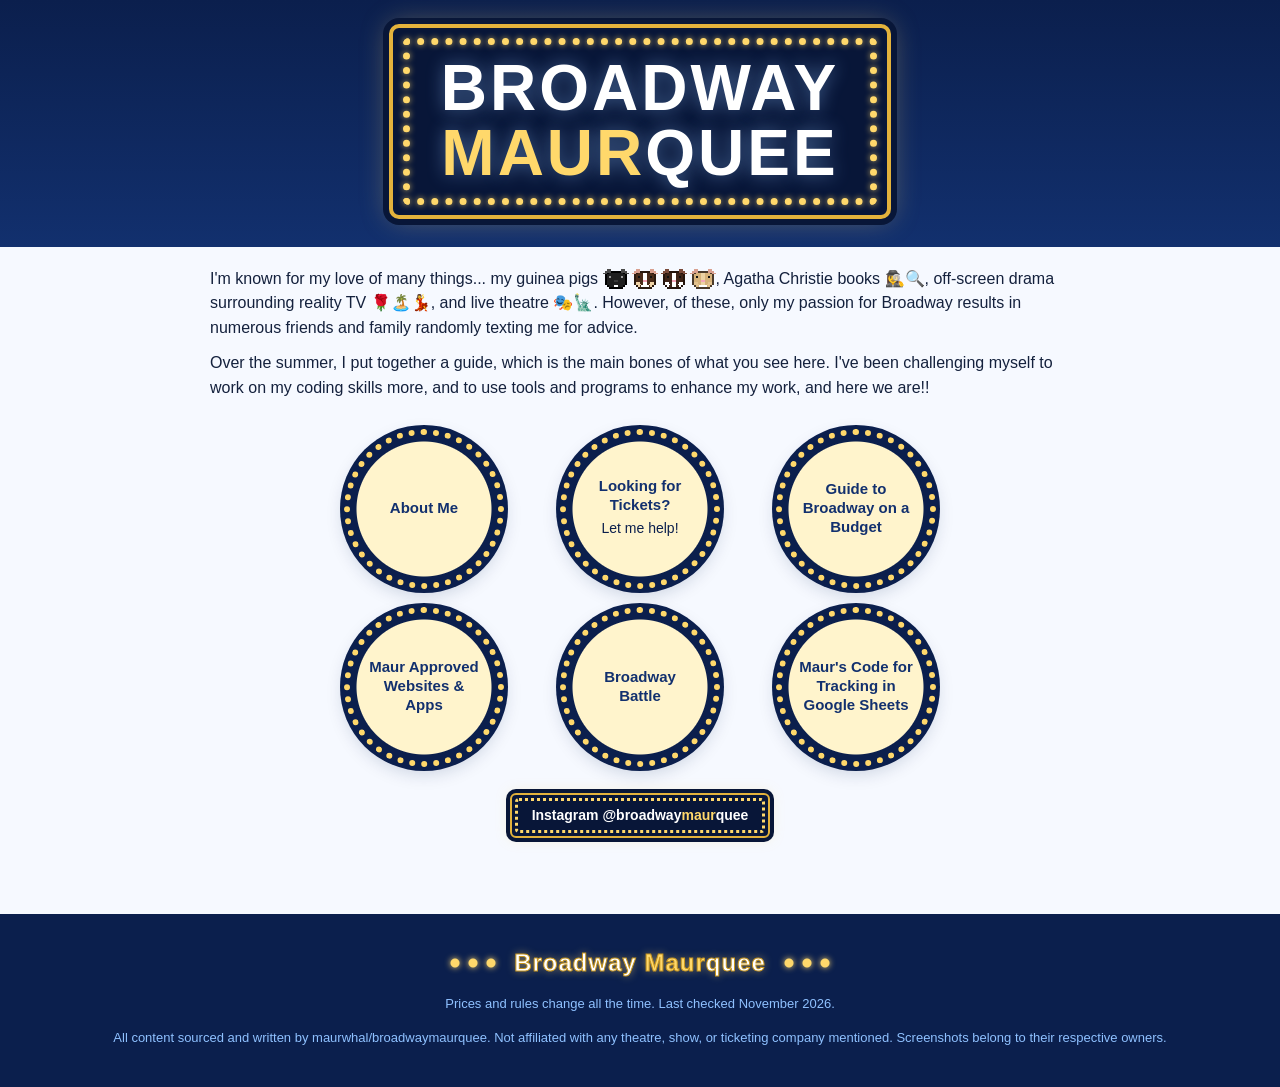
<file: index.html>
<!doctype html>
<html lang="en">
<head>
  <meta charset="utf-8">
  <meta name="viewport" content="width=device-width, initial-scale=1">
  <title>Broadway Maurquee</title>
  <meta name="description" content="Maur's guide to seeing Broadway on a budget: lotteries, rush, memberships, and the sites I actually use.">
  <link rel="stylesheet" href="style.css">
</head>
<body id="top" class="home">

<!-- ================= THE SIGN ================= -->
<header class="hero">
  <div class="marquee big">
    <h1>Broadway<br><span class="maur">Maur</span>quee</h1>
  </div>
</header>

<main>

<!-- ================= INTRO ================= -->
<section class="intro">
  <p>I'm known for my love of many things... my guinea pigs <span class="pixel-pigs" id="pixel-pigs" role="img" aria-label="four tiny pixel guinea pigs"></span>, Agatha Christie books <span aria-hidden="true">🕵️‍♀️🔍</span>, off-screen drama surrounding reality TV <span aria-hidden="true">🌹🏝️💃</span>, and live theatre <span aria-hidden="true">🎭🗽</span>. However, of these, only my passion for Broadway results in numerous friends and family randomly texting me for advice.</p>
  <p>Over the summer, I put together a guide, which is the main bones of what you see here. I've been challenging myself to work on my coding skills more, and to use tools and programs to enhance my work, and here we are!!</p>
</section>

<!-- ================= BUBBLES ================= -->
<section class="bubbles" aria-label="Pages">
  <a class="bubble" href="about.html"><strong>About Me</strong></a>
  <a class="bubble" href="quiz.html"><strong>Looking for Tickets?</strong><span>Let me help!</span></a>
  <a class="bubble" href="guide.html"><strong>Guide to Broadway on a Budget</strong></a>
  <a class="bubble" href="sites.html"><strong>Maur Approved Websites &amp; Apps</strong></a>
  <a class="bubble" href="battle.html"><strong>Broadway Battle</strong></a>
  <a class="bubble" href="code.html"><strong>Maur's Code for Tracking in Google Sheets</strong></a>
</section>

<p class="center-row">
  <a class="mini-marquee" href="https://www.instagram.com/broadwaymaurquee/">Instagram @broadway<span class="maur">maur</span>quee</a>
</p>

</main>

<footer>
  <p class="footer-sign"><span class="lights" aria-hidden="true"></span><strong>Broadway <span class="maur">Maur</span>quee</strong><span class="lights right" aria-hidden="true"></span></p>
  <p class="fine">Prices and rules change all the time. Last checked November 2026.</p>
  <p class="fine">All content sourced and written by maurwhal/broadwaymaurquee. Not affiliated with any theatre, show, or ticketing company mentioned. Screenshots belong to their respective owners.</p>
</footer>

<script>
/* Tiny front-facing guinea pigs. Each letter is one pixel:
   o = outline, r = ears, a = left fur, c = right fur, s = nose stripe,
   h = cheeks, m = chin/chest, u = under the nose, e = eye, n = nose, . = empty */
const FACE = [
  "..rr......rr..",
  ".rrroooooorrr.",
  "rroaaasscccorr",
  ".oaaaasscccco.",
  ".oaeaasscceco.",
  ".oaaaasscccco.",
  ".oaaaanncccco.",
  ".ohhaasscchho.",
  ".ohhhasschhho.",
  "..ohamuumcho..",
  "...oooooooo..."
];
/* same order as the About page: Moose, Coco, Peanut Butter, Potato */
const FACES = [
  /* Moose: black face, gray ears, white under the nose */
  { o: "#000000", r: "#4a4a4a", a: "#1e1e1e", c: "#1e1e1e", s: "#1e1e1e", h: "#1e1e1e", m: "#1e1e1e", u: "#ffffff", e: "#9a9a9a", n: "#3a3a3a" },
  /* Coco: dark brown around the eyes, white blaze, blonde cheeks, white chin */
  { o: "#2a1a10", r: "#d9a08f", a: "#4a2c1a", c: "#4a2c1a", s: "#ffffff", h: "#f0d4a8", m: "#ffffff", u: "#ffffff", e: "#111111" },
  /* Peanut Butter: chocolate face, wide white blaze and muzzle */
  { o: "#24140c", r: "#7a4a3a", a: "#3e2418", c: "#3e2418", s: "#ffffff", h: "#ffffff", m: "#3e2418", u: "#ffffff", e: "#111111" },
  /* Potato: blonde face, lighter muzzle, white chin */
  { o: "#4a3a2a", r: "#d9a08f", a: "#d6b27a", c: "#d6b27a", s: "#ecd3a4", h: "#e3c28e", m: "#ffffff", u: "#ffffff", e: "#111111" }
];
const pigBox = document.getElementById("pixel-pigs");
for (const colors of FACES) {
  const pal = { n: "#f4a6b8", ...colors };
  let rects = "";
  FACE.forEach((row, y) => [...row].forEach((ch, x) => {
    if (pal[ch]) rects += `<rect x="${x}" y="${y}" width="1" height="1" fill="${pal[ch]}"/>`;
  }));
  pigBox.insertAdjacentHTML("beforeend",
    `<svg viewBox="0 0 14 11" shape-rendering="crispEdges" aria-hidden="true">${rects}</svg>`);
}
</script>
</body>
</html>
</file>
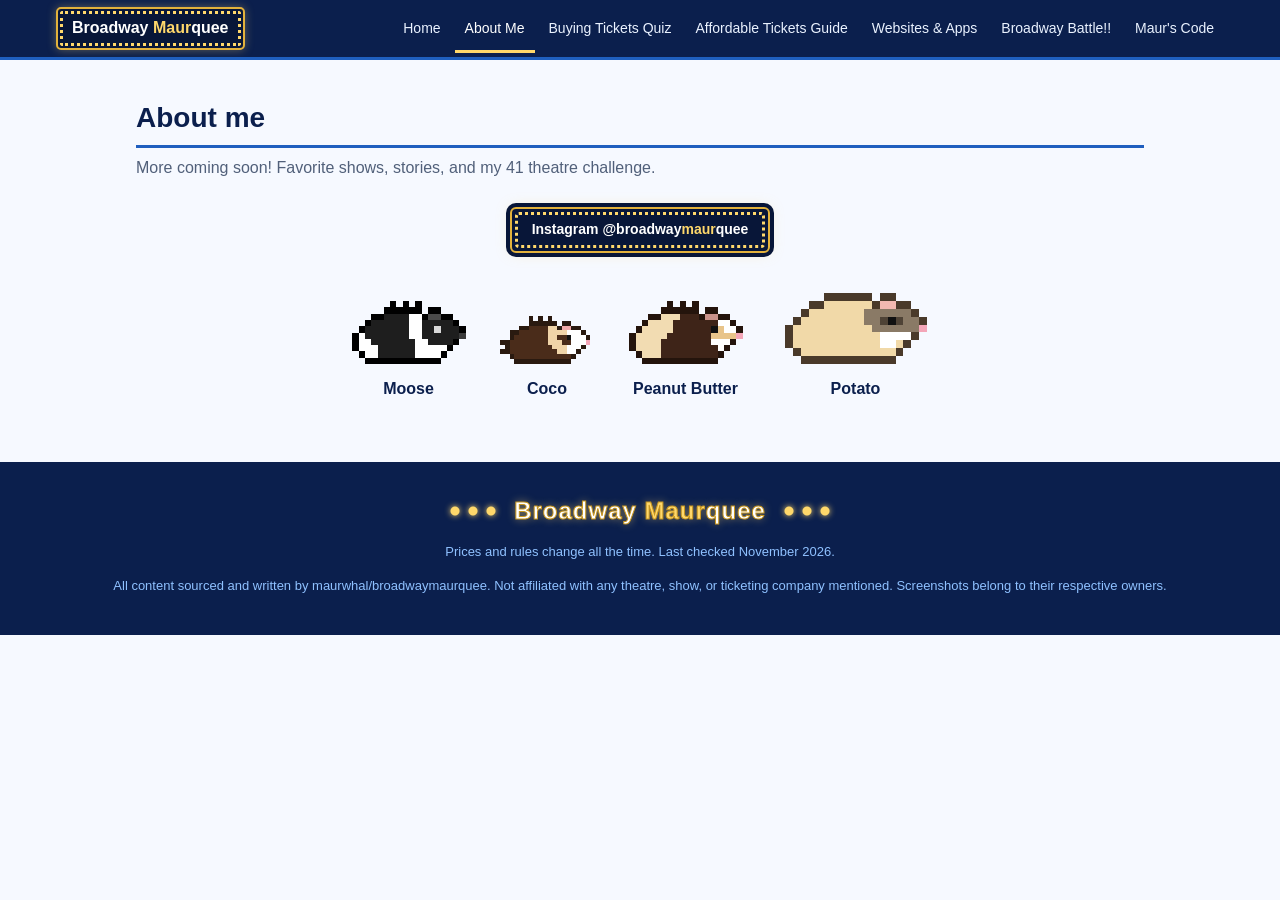
<file: about.html>
<!doctype html>
<html lang="en">
<head>
  <meta charset="utf-8">
  <meta name="viewport" content="width=device-width, initial-scale=1">
  <title>About &middot; Broadway Maurquee</title>
  <meta name="description" content="About Maur.">
  <link rel="stylesheet" href="style.css">
</head>
<body id="top">

<nav class="top">
  <div class="wrap">
    <a class="brand" href="index.html">Broadway <span>Maur</span>quee</a>
    <a class="link" href="index.html">Home</a>
    <a class="link active" href="about.html">About Me</a>
    <a class="link" href="quiz.html">Buying Tickets Quiz</a>
    <a class="link" href="guide.html">Affordable Tickets Guide</a>
    <a class="link" href="sites.html">Websites &amp; Apps</a>
    <a class="link" href="battle.html">Broadway Battle!!</a>
    <a class="link" href="code.html">Maur's Code</a>
  </div>
</nav>

<main class="subpage">
<section id="about">
  <h2>About me</h2>
  <p class="lede">More coming soon! Favorite shows, stories, and my 41 theatre challenge.</p>
  <p class="center-row">
    <a class="mini-marquee" href="https://www.instagram.com/broadwaymaurquee/">Instagram @broadway<span class="maur">maur</span>quee</a>
  </p>
  <div class="pigs" id="pigs"></div>
</section>
</main>

<footer>
  <p class="footer-sign"><span class="lights" aria-hidden="true"></span><strong>Broadway <span class="maur">Maur</span>quee</strong><span class="lights right" aria-hidden="true"></span></p>
  <p class="fine">Prices and rules change all the time. Last checked November 2026.</p>
  <p class="fine">All content sourced and written by maurwhal/broadwaymaurquee. Not affiliated with any theatre, show, or ticketing company mentioned. Screenshots belong to their respective owners.</p>
</footer>
<script>
/* Pixel guinea pigs. Each letter is one pixel:
   o = outline, a = main fur, b = patch, e = eye, n = nose, f = feet, . = empty */
const PIG = [
  "......oooooo.oo...",
  "....ooaaaaaaoaaoo.",
  "...oaaaaaaaaaaaaao",
  "..oaaaaaaaaaaaeaao",
  ".oaaaaaaaaaaaaaaan",
  ".oaaaaaaaaaaaaaao.",
  ".obbbbaaaaaaaaaao.",
  "..obbbbbaaaaaaao..",
  "...oooooooooooo...",
  "....ff......ff...."
];
/* Each pig has her own drawing, facing right (letters are explained in each color list) */

/* Moose: black, white band behind the head, white chest and rump */
const MOOSE = [
  "......oooooo.oo...",
  "....ookkkkwwoggoo.",
  "...okkkkkkwwkkkkko",
  "..okkkkkkkwwkkekko",
  ".owkkkkkkkwwkkkkkn",
  ".owwkkkkkkkwwkkko.",
  ".owwwkkkkkkwwwwwo.",
  "..owwkkkkkkwwwwo..",
  "...oooooooooooo...",
  "....ff......ff...."
];

/* Coco: dark brown back, blonde shoulders, dark patch around the eye, white nose stripe */
const COCO = [
  "......oooooo.oo...",
  "....ooddddyyokkoo.",
  "...oddddddyyyywwwo",
  "..odddddddyyddewwo",
  ".oddddddddyyyddwwn",
  ".odddddddddyyywwo.",
  ".oddddddddddyywwo.",
  "..oddddddddddddo..",
  "...oooooooooooo...",
  "....ff......ff...."
];

/* Peanut Butter: cream back half, chocolate front and head, white blaze, blonde cheeks */
const PEANUT_BUTTER = [
  "......oooooo.oo...",
  "....oocccdddokkoo.",
  "...occccdddddddwwo",
  "..occcccddddddeywo",
  ".occcccdddddddyyyn",
  ".occccddddddddwwo.",
  ".occccdddddddddwo.",
  "..occcdddddddddo..",
  "...oooooooooooo...",
  "....ff......ff...."
];

/* Potato: blonde body, gray-brown head, dark around the eye, white chin */
const POTATO = [
  "......oooooo.oo...",
  "....ooyyyyyyokkoo.",
  "...oyyyyyyyggggggo",
  "..oyyyyyyyyggdedgo",
  ".oyyyyyyyyyygggggn",
  ".oyyyyyyyyyyywwwo.",
  ".oyyyyyyyyyyywwyo.",
  "..oyyyyyyyyyyyyo..",
  "...oooooooooooo...",
  "....ff......ff...."
];

/* extra row on top of each pig for hair: a little mohawk, lots of spikes, or smooth */
const MOHAWK = ".......o.o.o......";
const SPIKY  = "......o.o.o.......";
const SMOOTH = "..................";

/* Coco gets spiky sides too */
COCO[2] = "..oo" + COCO[2].slice(4);
COCO[4] = "oo" + COCO[4].slice(2);
COCO[6] = "oo" + COCO[6].slice(2);

/* make the snout longer: stretches the face 2 pixels toward the nose */
function longerFace(rows) {
  return rows.map((row, y) => {
    const fur = row[16], fur2 = row[15];
    if (y === 3 || y === 4) return row.slice(0, 17) + fur + row[17] + ".";
    if (y === 5) return row.slice(0, 16) + fur2 + row.slice(16) + ".";
    return row + "..";
  });
}
[MOOSE, COCO, PEANUT_BUTTER, POTATO].forEach(p => p.splice(0, p.length, ...longerFace(p)));
/* left to right. size = width in pixels (Moose and Peanut Butter are the normal size) */
const PIGS = [
  { name: "Moose", rows: [MOHAWK, ...MOOSE], size: 126,
    colors: { k: "#1e1e1e", w: "#ffffff", g: "#4a4a4a", o: "#000000", e: "#d8d8d8", n: "#3a3a3a", t: "#f4a6b8" } },
  { name: "Coco", rows: [SPIKY, ...COCO], size: 95,
    colors: { d: "#4a2c1a", y: "#f0d4a8", w: "#ffffff", k: "#f2a9a9", o: "#2a1a10", e: "#111111", l: "#b07a52", t: "#f4a6b8" } },
  { name: "Peanut Butter", rows: [MOHAWK, ...PEANUT_BUTTER], size: 126,
    colors: { c: "#f2dcb2", d: "#3e2418", y: "#e8c48a", w: "#ffffff", k: "#c9928a", o: "#24140c", e: "#111111", f: "#8a5a4a" } },
  { name: "Potato", rows: [SMOOTH, ...POTATO], size: 158,
    colors: { y: "#f1d9a8", g: "#8a7a66", d: "#4f4336", w: "#ffffff", k: "#f2b8b0", o: "#4a3a2a", e: "#111111", p: "#f8ead0" } }
];
const box = document.getElementById("pigs");
for (const pig of PIGS) {
  const colors = { n: "#f4a6b8", f: "#f4a6b8", ...pig.colors };
  let rects = "";
  /* the last row is the feet; it's left off so the pigs have no feet */
  pig.rows.slice(0, -1).forEach((row, y) => [...row].forEach((ch, x) => {
    if (colors[ch]) rects += `<rect x="${x}" y="${y}" width="1" height="1" fill="${colors[ch]}"/>`;
  }));
  box.insertAdjacentHTML("beforeend",
    `<figure><svg viewBox="0 0 20 10" style="width:${pig.size}px" shape-rendering="crispEdges" aria-hidden="true">${rects}</svg><figcaption>${pig.name}</figcaption></figure>`);
}
</script>
</body>
</html>
</file>
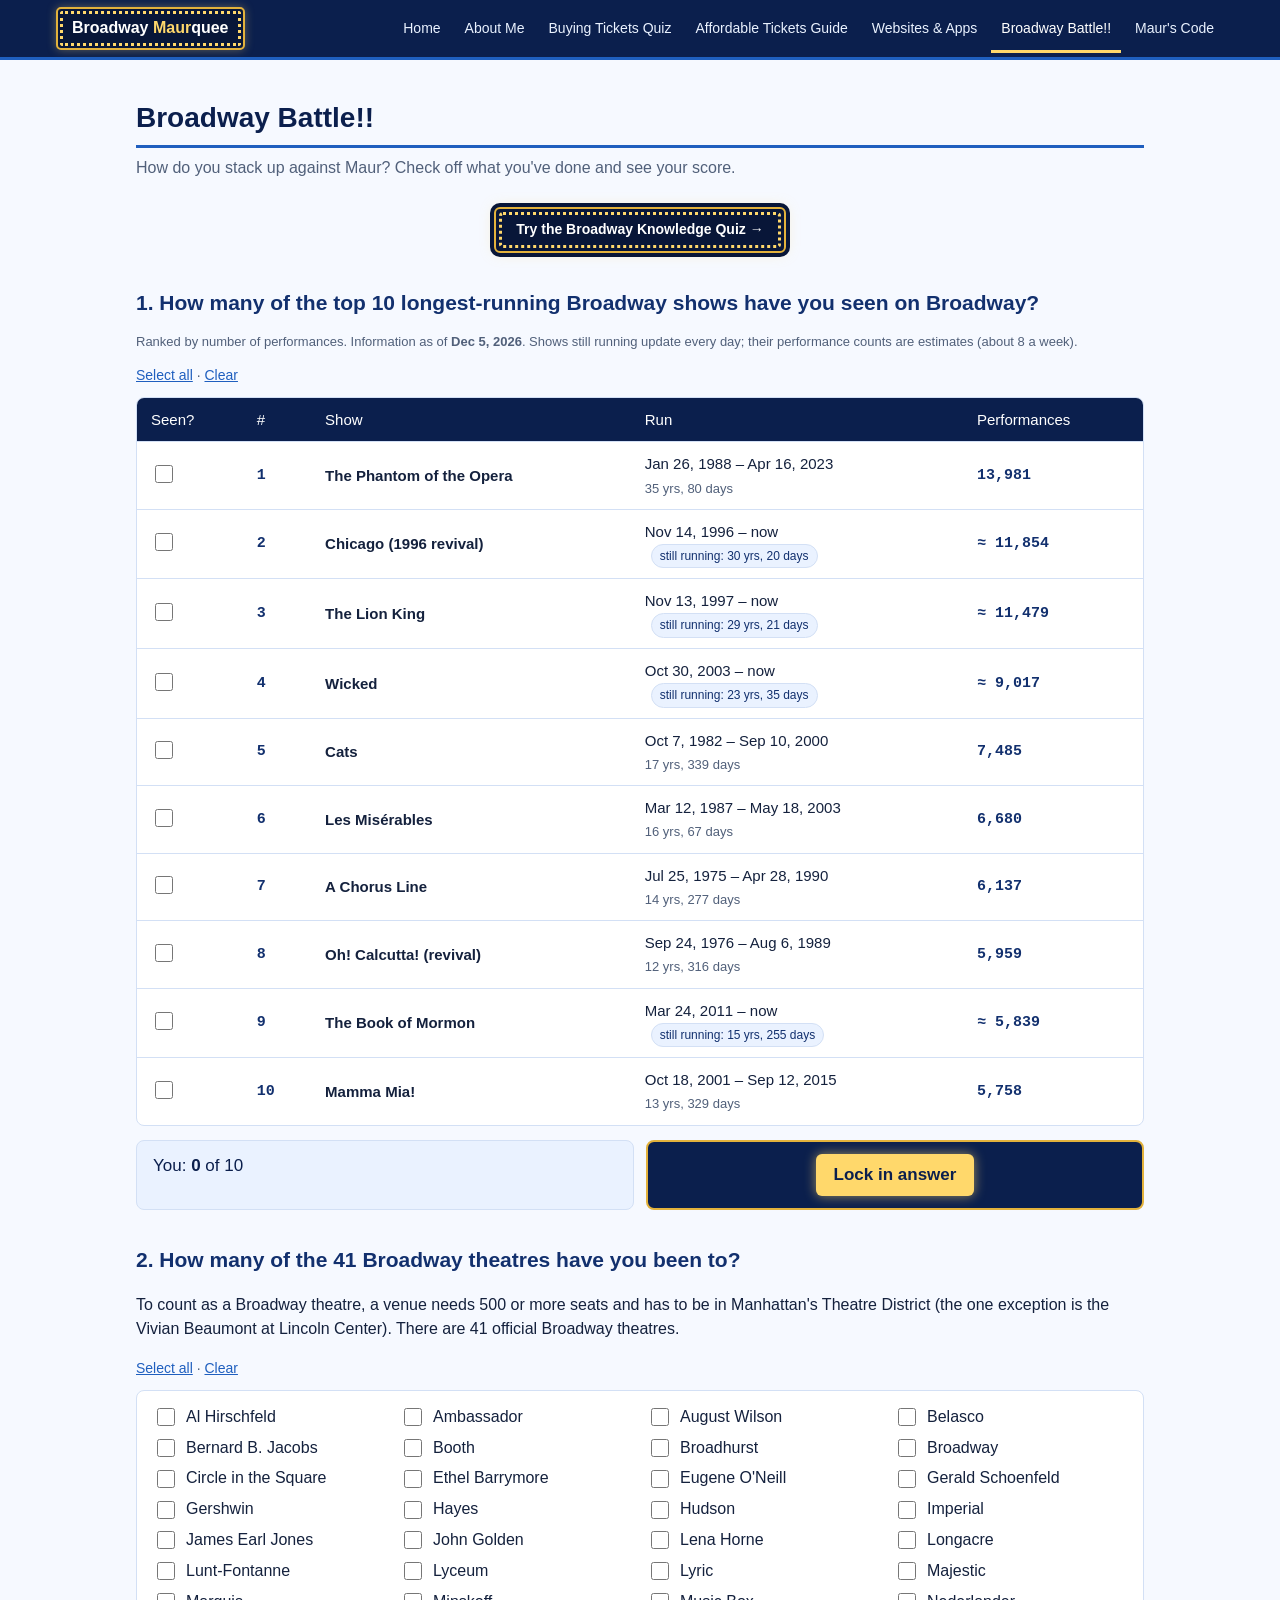
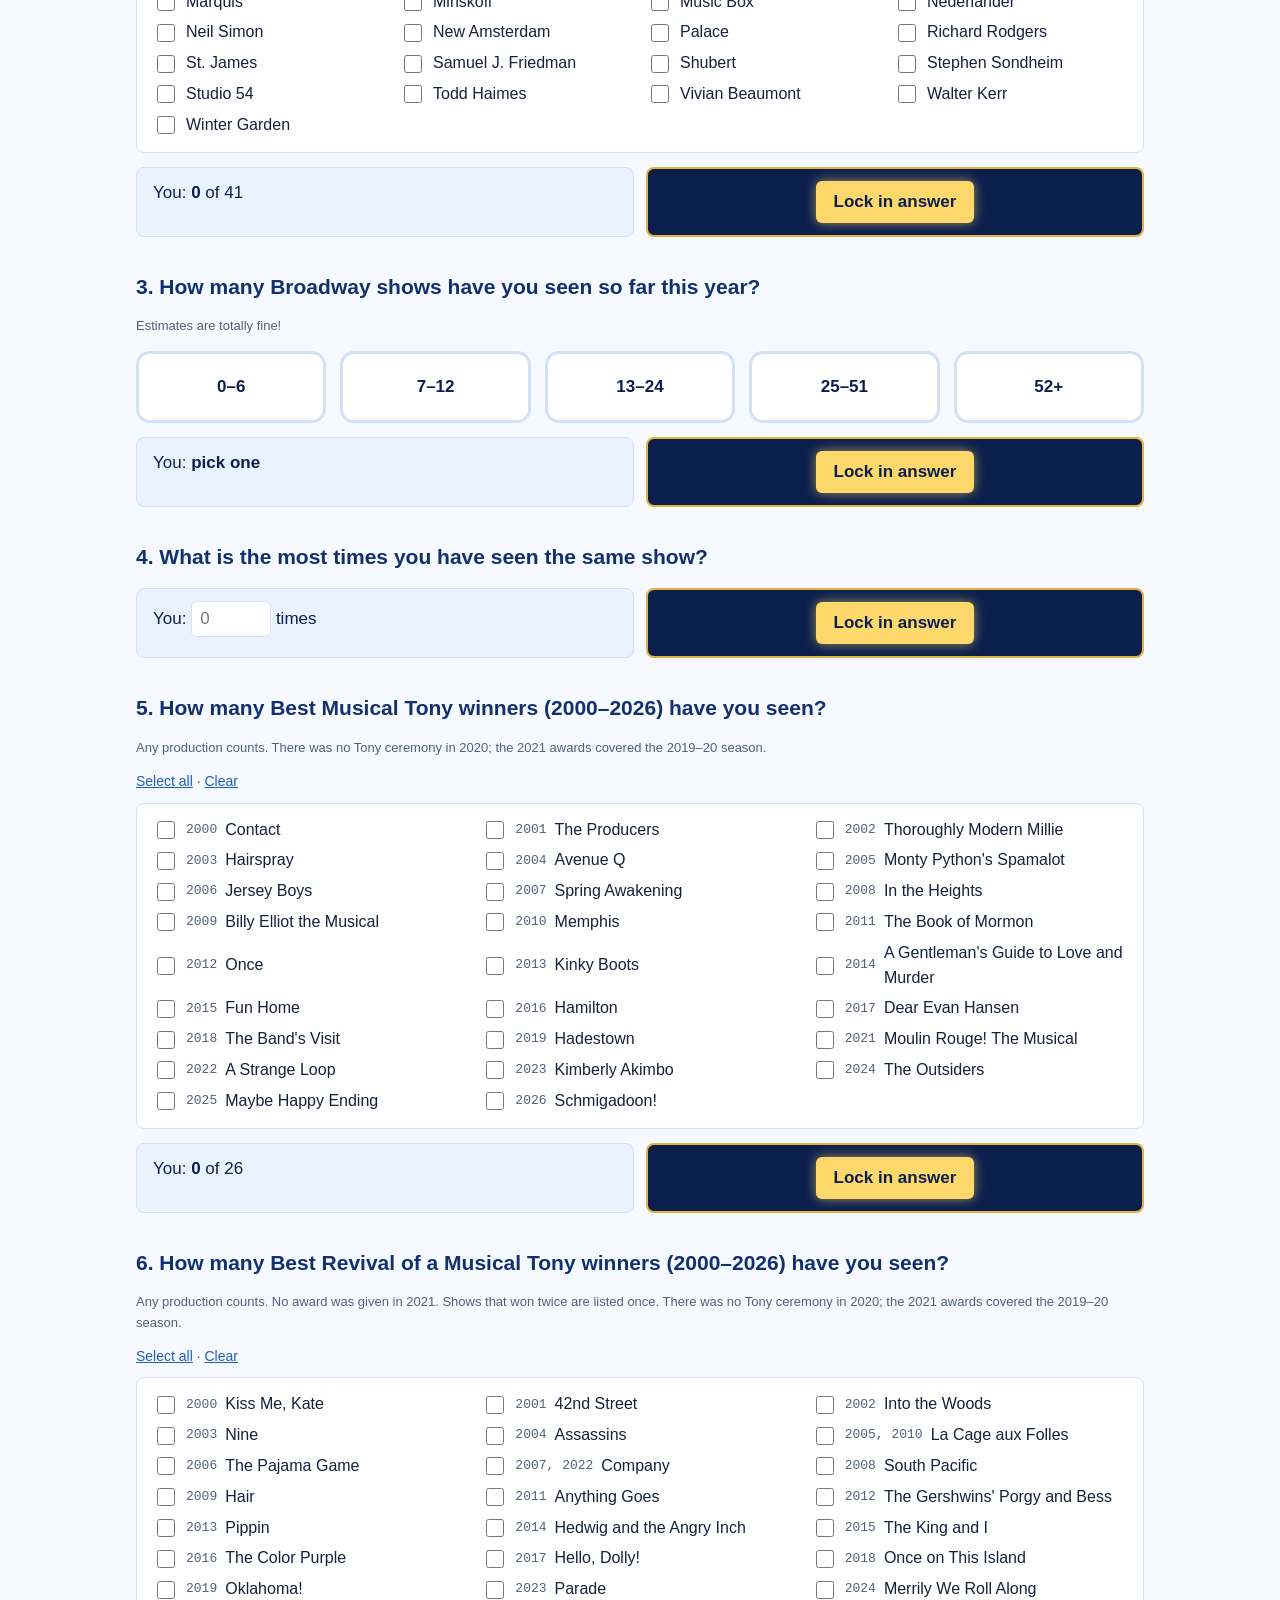
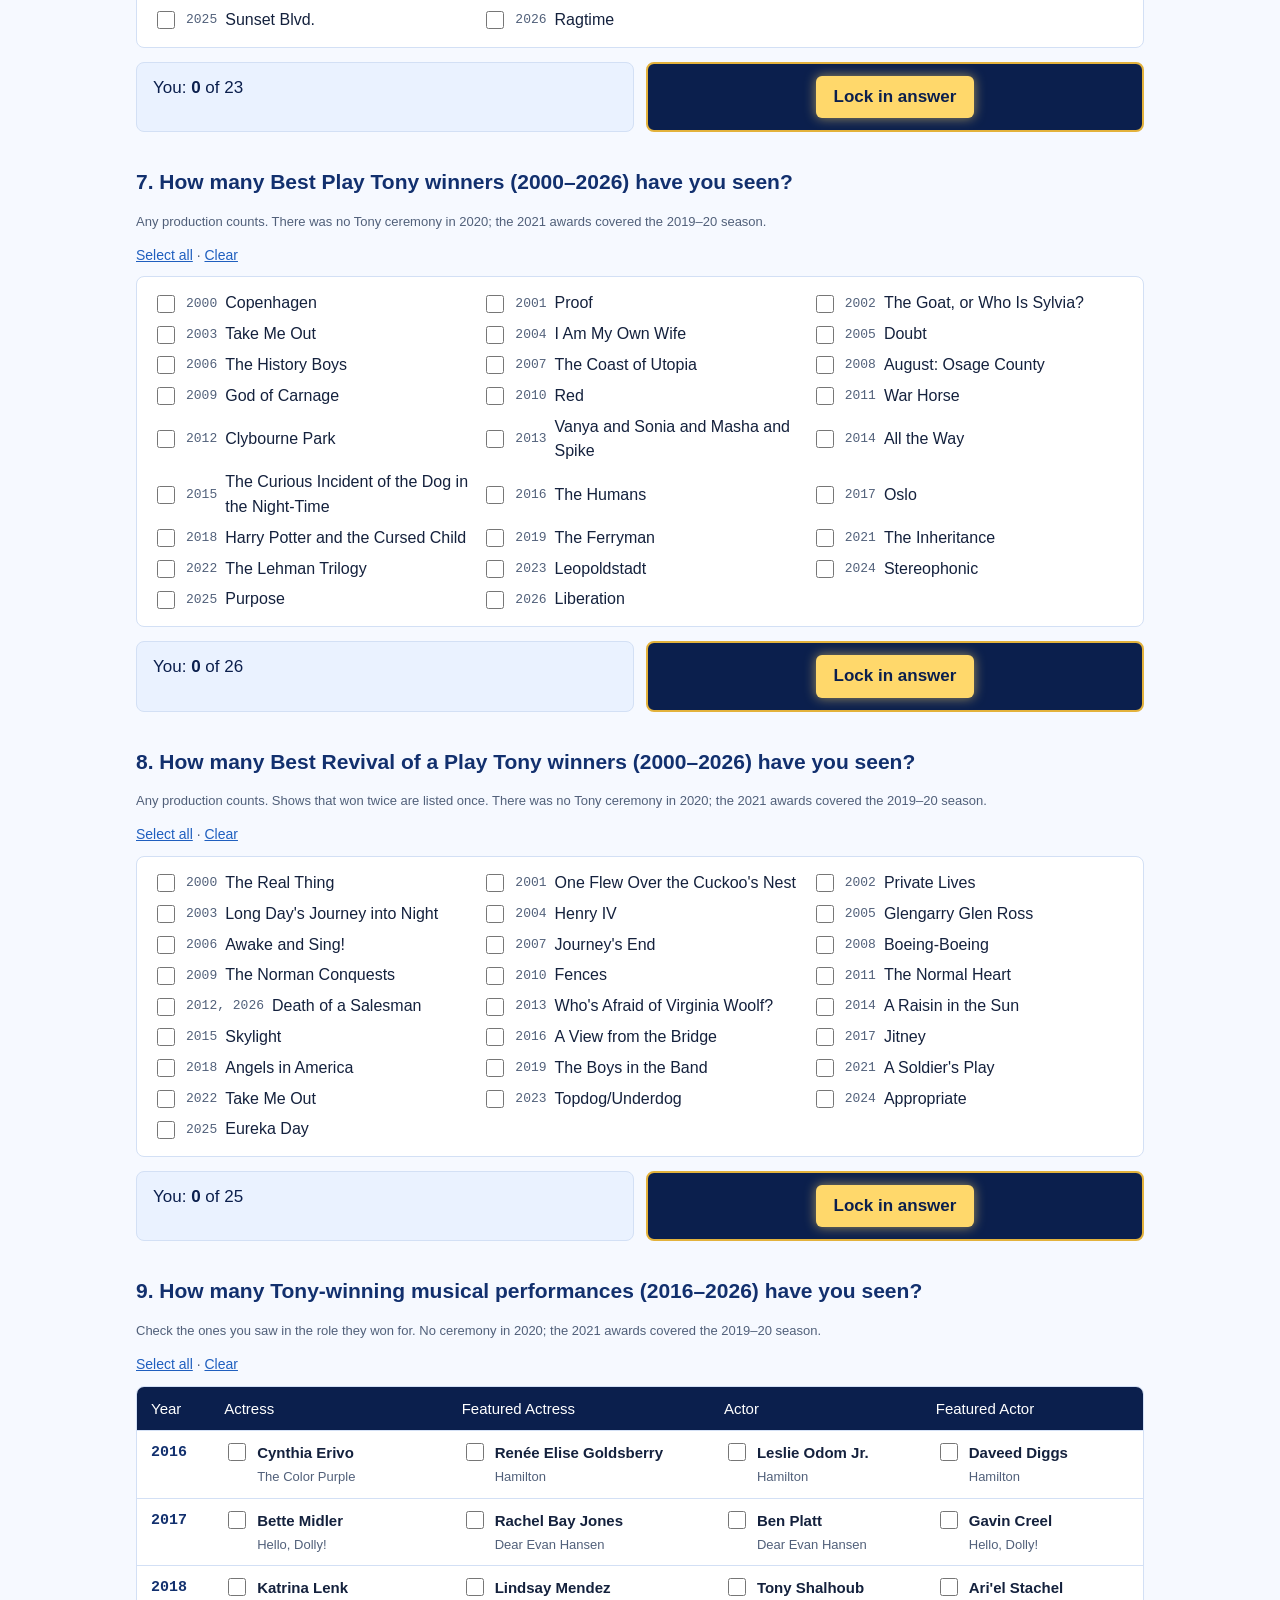
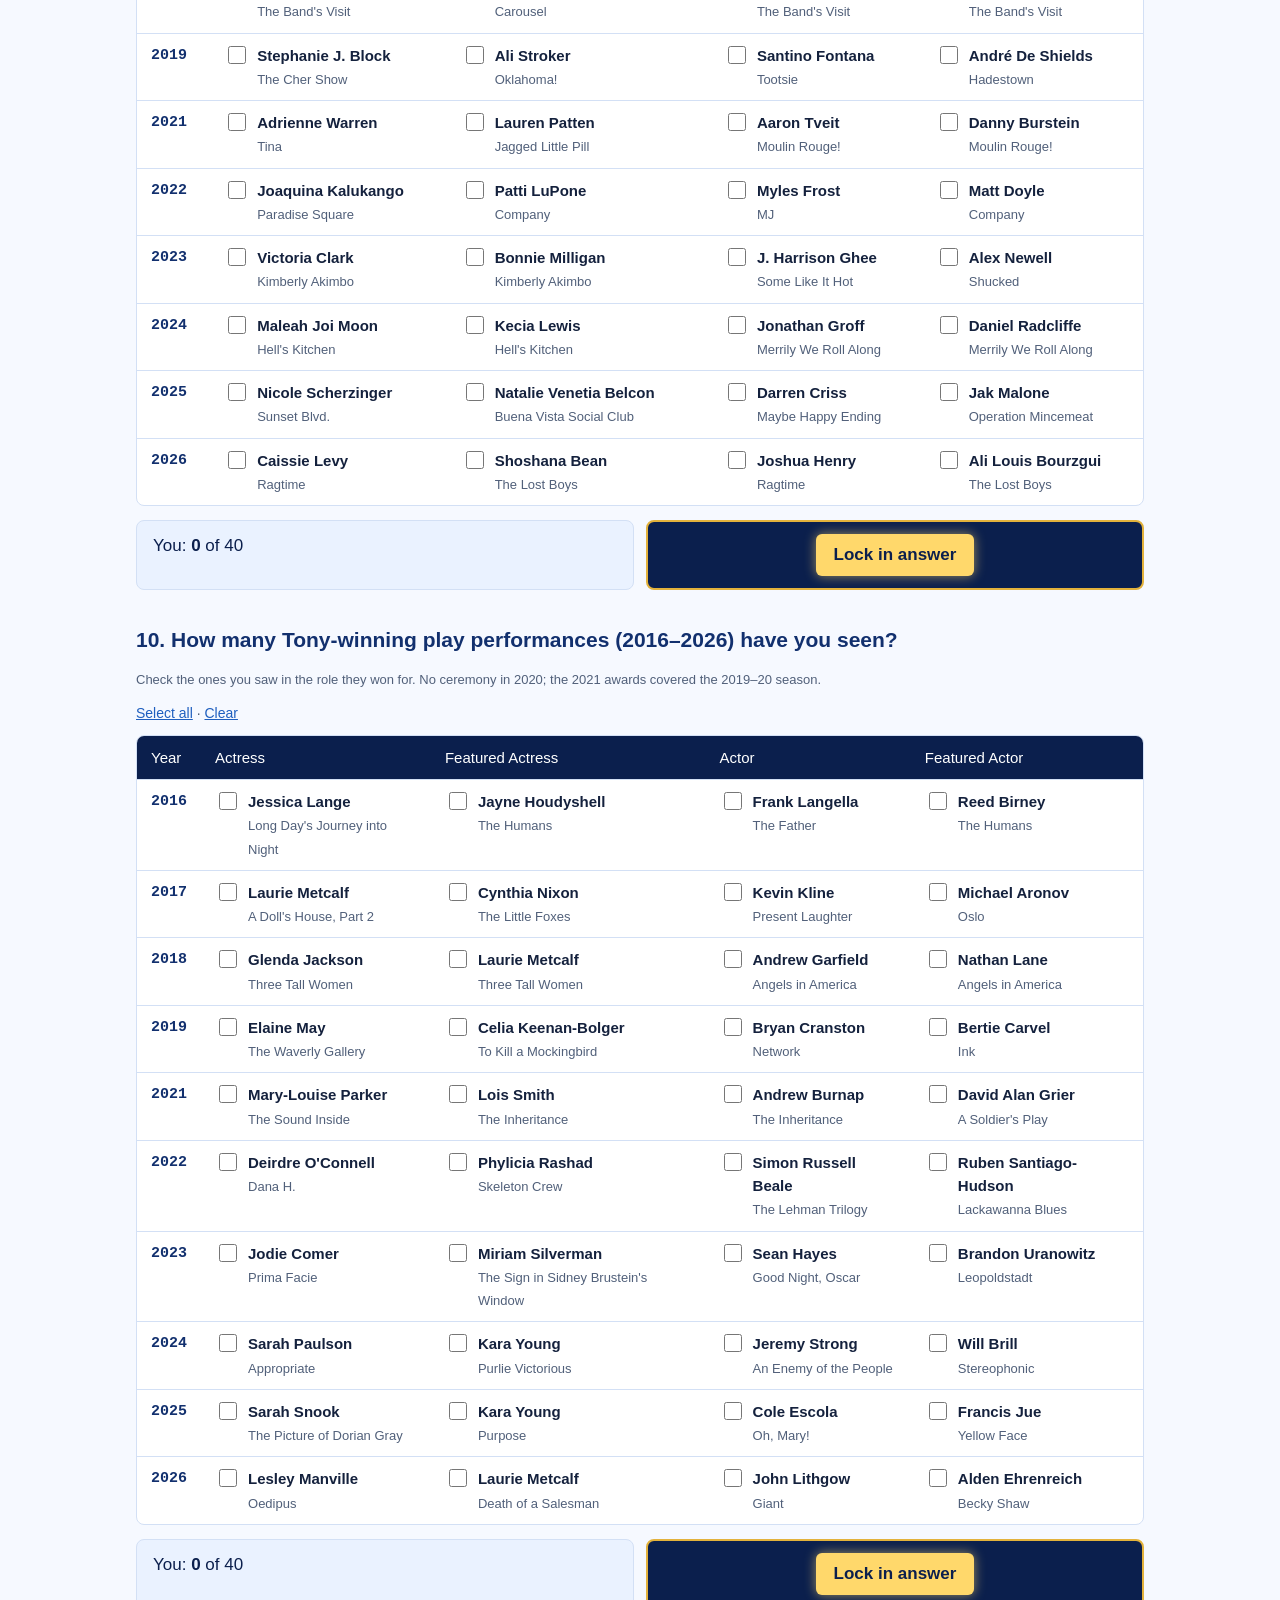
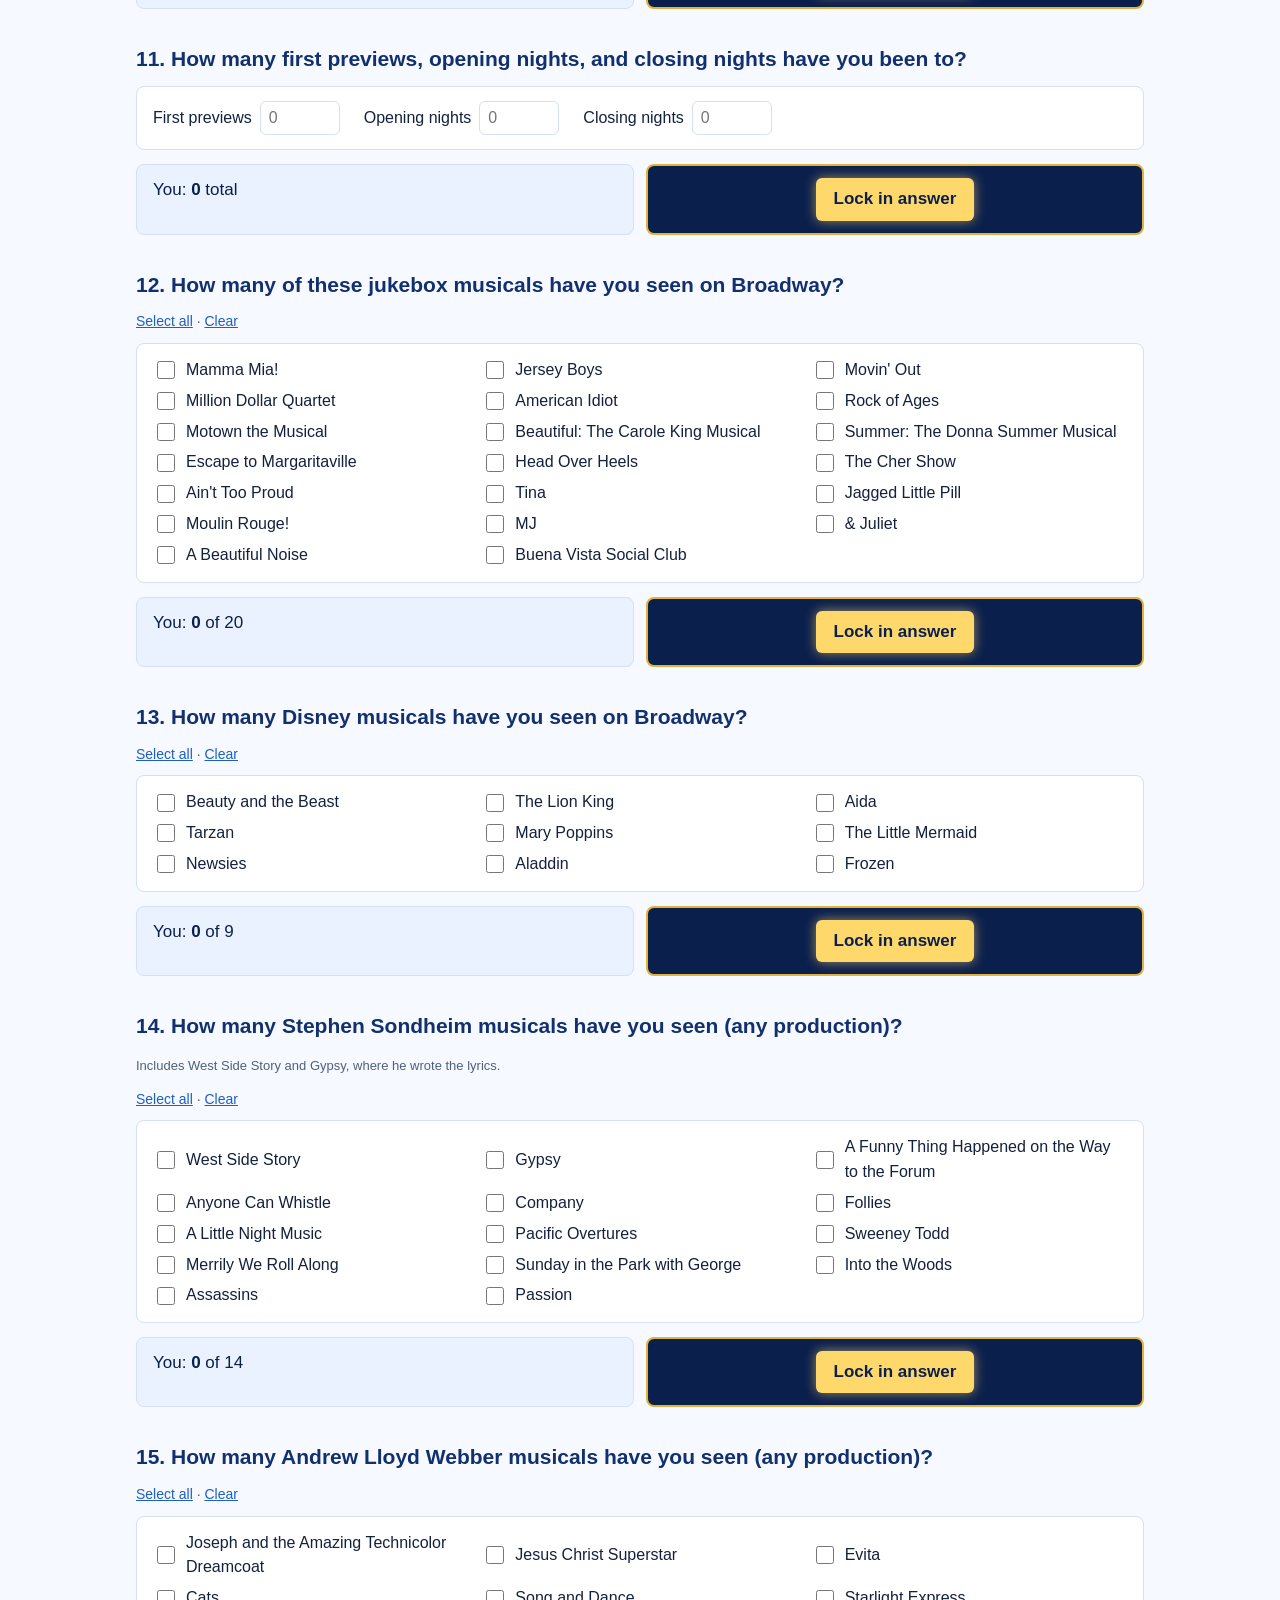
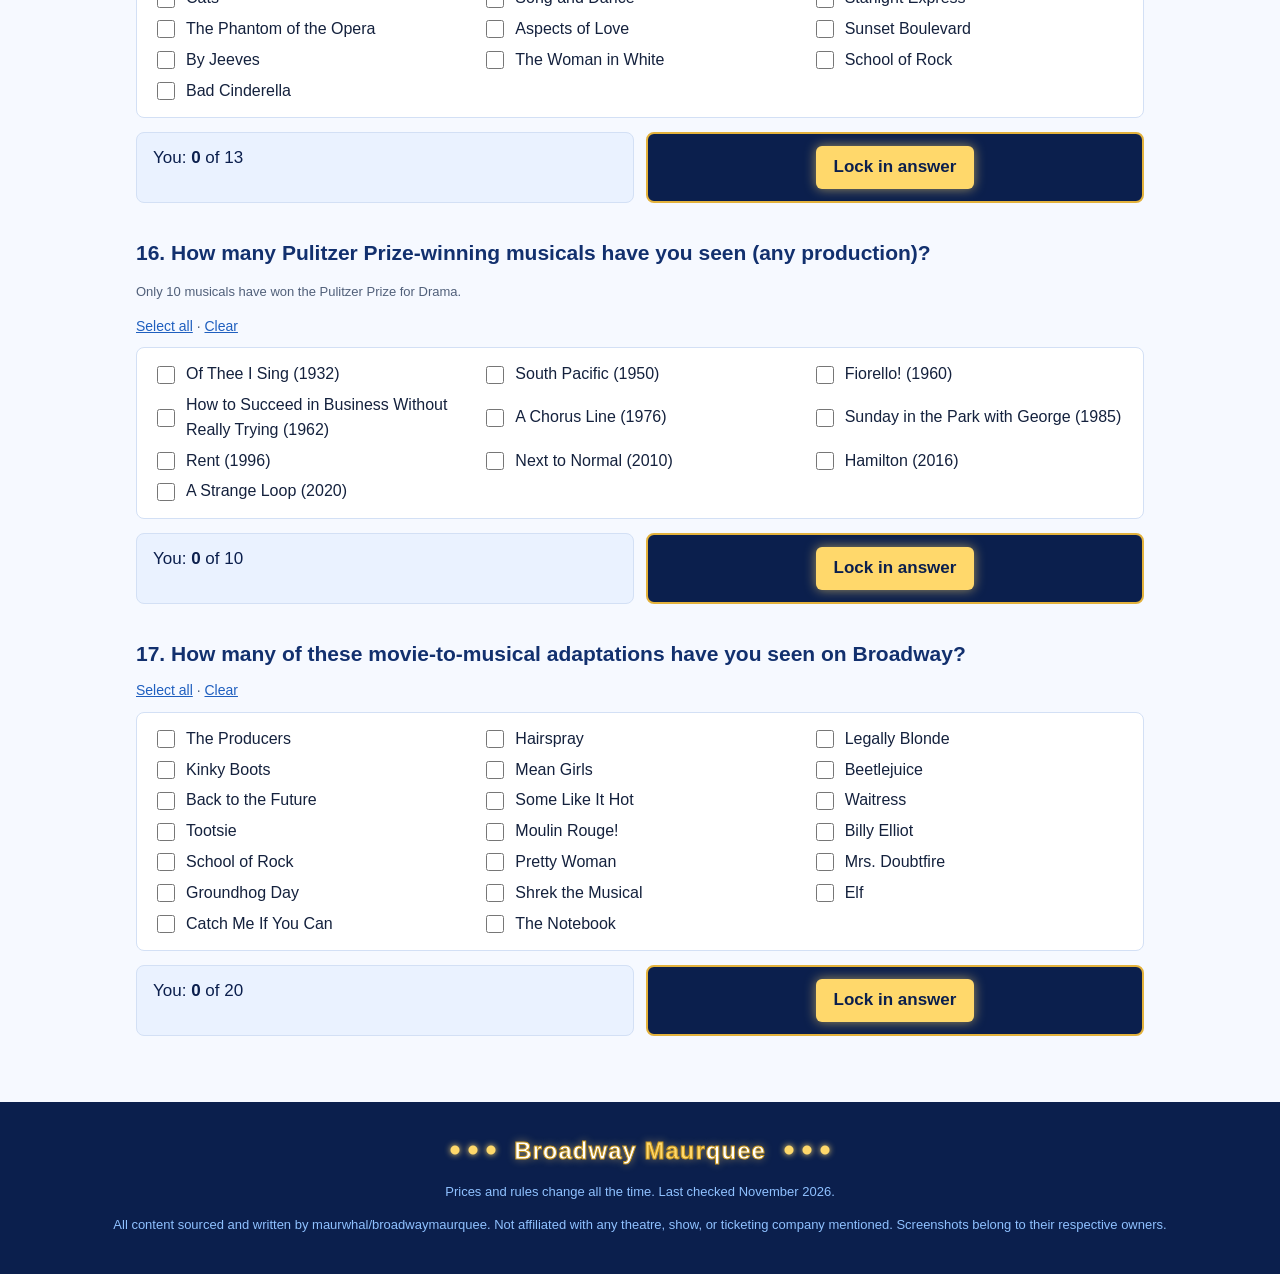
<file: battle.html>
<!doctype html>
<html lang="en">
<head>
  <meta charset="utf-8">
  <meta name="viewport" content="width=device-width, initial-scale=1">
  <title>Broadway Battle &middot; Broadway Maurquee</title>
  <meta name="description" content="Broadway Battle: longest-running shows, Broadway theatres, Tony winners, and more. See how you stack up against Maur.">
  <link rel="stylesheet" href="style.css">
</head>
<body id="top">

<nav class="top">
  <div class="wrap">
    <a class="brand" href="index.html">Broadway <span>Maur</span>quee</a>
    <a class="link" href="index.html">Home</a>
    <a class="link" href="about.html">About Me</a>
    <a class="link" href="quiz.html">Buying Tickets Quiz</a>
    <a class="link" href="guide.html">Affordable Tickets Guide</a>
    <a class="link" href="sites.html">Websites &amp; Apps</a>
    <a class="link active" href="battle.html">Broadway Battle!!</a>
    <a class="link" href="code.html">Maur's Code</a>
  </div>
</nav>

<main class="subpage">
<section id="battle">
  <h2>Broadway Battle!!</h2>
  <p class="lede">How do you stack up against Maur? Check off what you've done and see your score.</p>
  <p class="center-row"><a class="mini-marquee" href="knowledge.html">Try the Broadway Knowledge Quiz &rarr;</a></p>

  <!-- ===== Q1 ===== -->
  <h3>1. How many of the top 10 longest-running Broadway shows have you seen on Broadway?</h3>
  <p class="fine">Ranked by number of performances. Information as of <strong class="today"></strong>.
    Shows still running update every day; their performance counts are estimates (about 8 a week).</p>
  <p class="bulk"><button type="button" class="linkbtn" data-all="longest">Select all</button> &middot;
    <button type="button" class="linkbtn" data-none="longest">Clear</button></p>
  <div class="table-wrap">
    <table class="prices battle-table">
      <thead><tr><th>Seen?</th><th>#</th><th>Show</th><th>Run</th><th>Performances</th></tr></thead>
      <tbody id="longest"></tbody>
    </table>
  </div>
  <div class="scoreboard">
    <div class="score-you">You: <strong id="score-longest">0</strong> of 10</div>
    <div class="score-maur" data-q="longest"></div>
  </div>

  <!-- ===== Q2 ===== -->
  <h3>2. How many of the 41 Broadway theatres have you been to?</h3>
  <p>To count as a Broadway theatre, a venue needs 500 or more seats and has to be in Manhattan's Theatre District
    (the one exception is the Vivian Beaumont at Lincoln Center). There are 41 official Broadway theatres.</p>
  <p class="bulk"><button type="button" class="linkbtn" data-all="theatres">Select all</button> &middot;
    <button type="button" class="linkbtn" data-none="theatres">Clear</button></p>
  <div class="check-grid" id="theatres"></div>
  <div class="scoreboard">
    <div class="score-you">You: <strong id="score-theatres">0</strong> of 41</div>
    <div class="score-maur" data-q="theatres"></div>
  </div>

  <!-- ===== Q3 ===== -->
  <h3>3. How many Broadway shows have you seen so far this year?</h3>
  <p class="fine">Estimates are totally fine!</p>
  <div class="choices year-count" id="this-year"></div>
  <div class="scoreboard">
    <div class="score-you">You: <strong id="score-this-year">pick one</strong></div>
    <div class="score-maur" data-q="thisYear"></div>
  </div>

  <!-- ===== Q4 ===== -->
  <h3>4. What is the most times you have seen the same show?</h3>
  <div class="scoreboard">
    <div class="score-you"><label for="most-times">You:</label>
      <input id="most-times" class="num-input" type="number" min="0" max="999" inputmode="numeric" placeholder="0"> times</div>
    <div class="score-maur" data-q="mostTimes"></div>
  </div>

  <!-- ===== Q5–8: Tony winners (built from TONYS below) ===== -->
  <div id="tony-questions"></div>

  <!-- ===== Q9–10: Tony-winning performances (built from PERFORMERS below) ===== -->
  <div id="performer-questions"></div>

  <!-- ===== Q11: special performances ===== -->
  <h3>11. How many first previews, opening nights, and closing nights have you been to?</h3>
  <div class="special-inputs">
    <label>First previews <input id="sp-first" class="num-input special" type="number" min="0" max="999" inputmode="numeric" placeholder="0"></label>
    <label>Opening nights <input id="sp-open" class="num-input special" type="number" min="0" max="999" inputmode="numeric" placeholder="0"></label>
    <label>Closing nights <input id="sp-close" class="num-input special" type="number" min="0" max="999" inputmode="numeric" placeholder="0"></label>
  </div>
  <div class="scoreboard">
    <div class="score-you">You: <strong id="score-special">0</strong> total</div>
    <div class="score-maur" data-q="special"></div>
  </div>

  <!-- ===== Q12+: show checklists (built from SHOW_LISTS below) ===== -->
  <div id="list-questions"></div>

  <!-- ===== Q18: 2026–27 season, loaded live from Maur's Google Apps Script (hidden until connected) ===== -->
  <div id="season-question" hidden>
    <h3>18. How many shows from the 2026–27 Broadway season have you seen?</h3>
    <p class="fine">Shows that have started performances this season (opening April 27, 2026 – April 2027). Updated automatically<span id="season-updated"></span>.</p>
    <p class="bulk"><button type="button" class="linkbtn" data-all="season">Select all</button> &middot;
      <button type="button" class="linkbtn" data-none="season">Clear</button></p>
    <div class="check-grid tony-grid" id="season-list"></div>
    <div class="scoreboard">
      <div class="score-you">You: <strong id="score-season">0</strong> of <span id="season-total">0</span></div>
      <div class="score-maur" data-q="season"></div>
    </div>
  </div>

  <dialog id="picks-dialog" class="picks-dialog">
    <form method="dialog"><button class="close-x" aria-label="Close">&times;</button></form>
    <h3></h3>
    <div class="table-wrap"></div>
  </dialog>
</section>
</main>

<footer>
  <p class="footer-sign"><span class="lights" aria-hidden="true"></span><strong>Broadway <span class="maur">Maur</span>quee</strong><span class="lights right" aria-hidden="true"></span></p>
  <p class="fine">Prices and rules change all the time. Last checked November 2026.</p>
  <p class="fine">All content sourced and written by maurwhal/broadwaymaurquee. Not affiliated with any theatre, show, or ticketing company mentioned. Screenshots belong to their respective owners.</p>
</footer>

<script>
/* ---------- Maur's answers ----------
   text = what shows after someone locks in. n = Maur's number, used to pick a winner (null = coming soon) */
const MAUR = {
  longest:   { n: 4,  text: "4 of 10 (The Lion King, Wicked, The Book of Mormon, Mamma Mia!)" },
  theatres:  { n: 39, text: "39 of 41 (still need the Majestic and Ambassador!)" },
  thisYear:  { n: 46, text: "46 (as of Nov 12, 2026)" },
  mostTimes: { n: 11, text: "11 times (Wicked)" },
  /* picks for the Tony show lists = the year(s) label of each show Maur checked */
  tonyMusical: { n: 13, text: "13 of 26", picks: ["2004","2007","2011","2015","2016","2017","2018","2019","2021","2023","2024","2025","2026"] },
  tonyMusicalRevival: { n: 4, text: "4 of 23 (Company, The King and I, The Color Purple, Oklahoma!)" },
  tonyPlay:           { n: 1, text: "1 of 26 (Harry Potter and the Cursed Child)" },
  /* picks = Maur's checked boxes as "year-column" (0 Actress, 1 Featured Actress, 2 Actor, 3 Featured Actor) */
  perfMusical: { n: 20, text: "20 of 40", picks: [
    "2016-1","2016-2","2016-3", "2017-1", "2018-0","2018-2","2018-3", "2019-0","2019-1","2019-2","2019-3",
    "2021-2","2021-3", "2022-1","2022-3", "2023-0","2023-1","2023-2", "2026-1","2026-3"] },
  perfPlay: { n: 2, text: "2 of 40 (Mary-Louise Parker in The Sound Inside, Jodie Comer in Prima Facie)" },
  tonyPlayRevival:    { n: 0, text: "0 of 25 (I guess I have bad taste in plays lol)" },
  special:  { n: 3, text: "3 (all first previews!)" },
  jukebox:  { n: 4, text: "4 of 20 (Mamma Mia!, The Cher Show, Moulin Rouge!, & Juliet)" },
  disney:   { n: 3, text: "3 of 9 (The Lion King, Aladdin, Frozen)" },
  sondheim: { n: 1, text: "1 of 14 (Company)" },
  alw:      { n: 2, text: "2 of 13 (Evita, School of Rock)" },
  pulitzer: { n: 2, text: "2 of 10 (Rent, Hamilton)" },
  season:   { n: 8, text: "8 so far, as of Nov 13, 2026 (The Imaginary Invalid, Paranormal Activity, School Girls, Now You See Me Live, A Few Good Men, Downstate, It's a Wonderful Life, Inter Alia)" },
  movies:   { n: 7, text: "7 of 20 (Legally Blonde, Mean Girls, Beetlejuice, Some Like It Hot, Tootsie, Moulin Rouge!, Shrek the Musical)" }
};

/* ---------- 2026–27 season feed ----------
   Paste the Apps Script web app URL here (ends in /exec). Leave "" and question 18 stays hidden.
   The feed only has public show info (title, theatre, opening date). No keys or personal data. */
const SEASON_URL = "https://script.google.com/macros/s/AKfycbzdmPnfRZ-FcY4rlS7Pjn9HjENikRiaLwE_j41S_InlYV0hPCdKzQGUPRnwZzgN3u2d/exec";

/* ---------- show checklists ---------- */
const SHOW_LISTS = [
  { key: "jukebox", q: "How many of these jukebox musicals have you seen on Broadway?", items: [
    "Mamma Mia!","Jersey Boys","Movin' Out","Million Dollar Quartet","American Idiot","Rock of Ages",
    "Motown the Musical","Beautiful: The Carole King Musical","Summer: The Donna Summer Musical","Escape to Margaritaville",
    "Head Over Heels","The Cher Show","Ain't Too Proud","Tina","Jagged Little Pill","Moulin Rouge!","MJ","& Juliet",
    "A Beautiful Noise","Buena Vista Social Club"] },
  { key: "disney", q: "How many Disney musicals have you seen on Broadway?", items: [
    "Beauty and the Beast","The Lion King","Aida","Tarzan","Mary Poppins","The Little Mermaid","Newsies","Aladdin","Frozen"] },
  { key: "sondheim", q: "How many Stephen Sondheim musicals have you seen (any production)?",
    note: "Includes West Side Story and Gypsy, where he wrote the lyrics.", items: [
    "West Side Story","Gypsy","A Funny Thing Happened on the Way to the Forum","Anyone Can Whistle","Company","Follies",
    "A Little Night Music","Pacific Overtures","Sweeney Todd","Merrily We Roll Along","Sunday in the Park with George",
    "Into the Woods","Assassins","Passion"] },
  { key: "alw", q: "How many Andrew Lloyd Webber musicals have you seen (any production)?", items: [
    "Joseph and the Amazing Technicolor Dreamcoat","Jesus Christ Superstar","Evita","Cats","Song and Dance",
    "Starlight Express","The Phantom of the Opera","Aspects of Love","Sunset Boulevard","By Jeeves",
    "The Woman in White","School of Rock","Bad Cinderella"] },
  { key: "pulitzer", q: "How many Pulitzer Prize-winning musicals have you seen (any production)?",
    note: "Only 10 musicals have won the Pulitzer Prize for Drama.", items: [
    "Of Thee I Sing (1932)","South Pacific (1950)","Fiorello! (1960)","How to Succeed in Business Without Really Trying (1962)",
    "A Chorus Line (1976)","Sunday in the Park with George (1985)","Rent (1996)","Next to Normal (2010)",
    "Hamilton (2016)","A Strange Loop (2020)"] },
  { key: "movies", q: "How many of these movie-to-musical adaptations have you seen on Broadway?", items: [
    "The Producers","Hairspray","Legally Blonde","Kinky Boots","Mean Girls","Beetlejuice","Back to the Future",
    "Some Like It Hot","Waitress","Tootsie","Moulin Rouge!","Billy Elliot","School of Rock","Pretty Woman",
    "Mrs. Doubtfire","Groundhog Day","Shrek the Musical","Elf","Catch Me If You Can","The Notebook"] }
];

/* ---------- top 10 longest-running (checked Nov 2026) ----------
   Closed shows: final count. Running shows: count on a known date, then about 8 shows a week. */
const LONGEST = [
  { show: "The Phantom of the Opera", open: "1988-01-26", close: "2023-04-16", perfs: 13981 },
  { show: "Chicago (1996 revival)",   open: "1996-11-14", perfs: 11816, asOf: "2026-11-01" },
  { show: "The Lion King",            open: "1997-11-13", perfs: 11441, asOf: "2026-11-01" },
  { show: "Wicked",                   open: "2003-10-30", perfs: 8963,  asOf: "2026-10-18" },
  { show: "Cats",                     open: "1982-10-07", close: "2000-09-10", perfs: 7485 },
  { show: "Les Misérables",           open: "1987-03-12", close: "2003-05-18", perfs: 6680 },
  { show: "A Chorus Line",            open: "1975-07-25", close: "1990-04-28", perfs: 6137 },
  { show: "Oh! Calcutta! (revival)",  open: "1976-09-24", close: "1989-08-06", perfs: 5959 },
  { show: "The Book of Mormon",       open: "2011-03-24", perfs: 5759,  asOf: "2026-09-25" },
  { show: "Mamma Mia!",               open: "2001-10-18", close: "2015-09-12", perfs: 5758 }
];

/* ---------- the 41 Broadway theatres ---------- */
const THEATRES = ["Al Hirschfeld","Ambassador","August Wilson","Belasco","Bernard B. Jacobs","Booth","Broadhurst",
  "Broadway","Circle in the Square","Ethel Barrymore","Eugene O'Neill","Gerald Schoenfeld","Gershwin","Hayes","Hudson",
  "Imperial","James Earl Jones","John Golden","Lena Horne","Longacre","Lunt-Fontanne","Lyceum","Lyric","Majestic",
  "Marquis","Minskoff","Music Box","Nederlander","Neil Simon","New Amsterdam","Palace","Richard Rodgers","St. James",
  "Samuel J. Friedman","Shubert","Stephen Sondheim","Studio 54","Todd Haimes","Vivian Beaumont","Walter Kerr","Winter Garden"];

const THIS_YEAR = ["0–6", "7–12", "13–24", "25–51", "52+"];
const THIS_YEAR_MAX = [6, 12, 24, 51, Infinity];   /* top of each range, used to place Maur's number */

/* ---------- Tony winners, 2000–2026 (by ceremony year; no ceremony in 2020) ---------- */
const TONYS = [
  { key: "tonyMusical", title: "Best Musical", winners: [
    [2000,"Contact"],[2001,"The Producers"],[2002,"Thoroughly Modern Millie"],[2003,"Hairspray"],[2004,"Avenue Q"],
    [2005,"Monty Python's Spamalot"],[2006,"Jersey Boys"],[2007,"Spring Awakening"],[2008,"In the Heights"],
    [2009,"Billy Elliot the Musical"],[2010,"Memphis"],[2011,"The Book of Mormon"],[2012,"Once"],[2013,"Kinky Boots"],
    [2014,"A Gentleman's Guide to Love and Murder"],[2015,"Fun Home"],[2016,"Hamilton"],[2017,"Dear Evan Hansen"],
    [2018,"The Band's Visit"],[2019,"Hadestown"],[2021,"Moulin Rouge! The Musical"],[2022,"A Strange Loop"],
    [2023,"Kimberly Akimbo"],[2024,"The Outsiders"],[2025,"Maybe Happy Ending"],[2026,"Schmigadoon!"]] },
  { key: "tonyMusicalRevival", title: "Best Revival of a Musical", note: "No award was given in 2021. Shows that won twice are listed once.", winners: [
    [2000,"Kiss Me, Kate"],[2001,"42nd Street"],[2002,"Into the Woods"],[2003,"Nine"],[2004,"Assassins"],
    ["2005, 2010","La Cage aux Folles"],[2006,"The Pajama Game"],["2007, 2022","Company"],[2008,"South Pacific"],[2009,"Hair"],
    [2011,"Anything Goes"],[2012,"The Gershwins' Porgy and Bess"],[2013,"Pippin"],
    [2014,"Hedwig and the Angry Inch"],[2015,"The King and I"],[2016,"The Color Purple"],[2017,"Hello, Dolly!"],
    [2018,"Once on This Island"],[2019,"Oklahoma!"],[2023,"Parade"],
    [2024,"Merrily We Roll Along"],[2025,"Sunset Blvd."],[2026,"Ragtime"]] },
  { key: "tonyPlay", title: "Best Play", winners: [
    [2000,"Copenhagen"],[2001,"Proof"],[2002,"The Goat, or Who Is Sylvia?"],[2003,"Take Me Out"],
    [2004,"I Am My Own Wife"],[2005,"Doubt"],[2006,"The History Boys"],[2007,"The Coast of Utopia"],
    [2008,"August: Osage County"],[2009,"God of Carnage"],[2010,"Red"],[2011,"War Horse"],[2012,"Clybourne Park"],
    [2013,"Vanya and Sonia and Masha and Spike"],[2014,"All the Way"],
    [2015,"The Curious Incident of the Dog in the Night-Time"],[2016,"The Humans"],[2017,"Oslo"],
    [2018,"Harry Potter and the Cursed Child"],[2019,"The Ferryman"],[2021,"The Inheritance"],
    [2022,"The Lehman Trilogy"],[2023,"Leopoldstadt"],[2024,"Stereophonic"],[2025,"Purpose"],[2026,"Liberation"]] },
  { key: "tonyPlayRevival", title: "Best Revival of a Play", note: "Shows that won twice are listed once.", winners: [
    [2000,"The Real Thing"],[2001,"One Flew Over the Cuckoo's Nest"],[2002,"Private Lives"],
    [2003,"Long Day's Journey into Night"],[2004,"Henry IV"],[2005,"Glengarry Glen Ross"],[2006,"Awake and Sing!"],
    [2007,"Journey's End"],[2008,"Boeing-Boeing"],[2009,"The Norman Conquests"],[2010,"Fences"],
    [2011,"The Normal Heart"],["2012, 2026","Death of a Salesman"],[2013,"Who's Afraid of Virginia Woolf?"],
    [2014,"A Raisin in the Sun"],[2015,"Skylight"],[2016,"A View from the Bridge"],[2017,"Jitney"],
    [2018,"Angels in America"],[2019,"The Boys in the Band"],[2021,"A Soldier's Play"],[2022,"Take Me Out"],
    [2023,"Topdog/Underdog"],[2024,"Appropriate"],[2025,"Eureka Day"]] }
];

/* ---------- Tony-winning performers, last 10 ceremonies (2016–2026, none in 2020) ----------
   each row: year, then [name, show] for Lead Actress, Featured Actress, Lead Actor, Featured Actor */
const PERFORMERS = [
  { key: "perfMusical", title: "musical", rows: [
    [2016, ["Cynthia Erivo","The Color Purple"], ["Renée Elise Goldsberry","Hamilton"], ["Leslie Odom Jr.","Hamilton"], ["Daveed Diggs","Hamilton"]],
    [2017, ["Bette Midler","Hello, Dolly!"], ["Rachel Bay Jones","Dear Evan Hansen"], ["Ben Platt","Dear Evan Hansen"], ["Gavin Creel","Hello, Dolly!"]],
    [2018, ["Katrina Lenk","The Band's Visit"], ["Lindsay Mendez","Carousel"], ["Tony Shalhoub","The Band's Visit"], ["Ari'el Stachel","The Band's Visit"]],
    [2019, ["Stephanie J. Block","The Cher Show"], ["Ali Stroker","Oklahoma!"], ["Santino Fontana","Tootsie"], ["André De Shields","Hadestown"]],
    [2021, ["Adrienne Warren","Tina"], ["Lauren Patten","Jagged Little Pill"], ["Aaron Tveit","Moulin Rouge!"], ["Danny Burstein","Moulin Rouge!"]],
    [2022, ["Joaquina Kalukango","Paradise Square"], ["Patti LuPone","Company"], ["Myles Frost","MJ"], ["Matt Doyle","Company"]],
    [2023, ["Victoria Clark","Kimberly Akimbo"], ["Bonnie Milligan","Kimberly Akimbo"], ["J. Harrison Ghee","Some Like It Hot"], ["Alex Newell","Shucked"]],
    [2024, ["Maleah Joi Moon","Hell's Kitchen"], ["Kecia Lewis","Hell's Kitchen"], ["Jonathan Groff","Merrily We Roll Along"], ["Daniel Radcliffe","Merrily We Roll Along"]],
    [2025, ["Nicole Scherzinger","Sunset Blvd."], ["Natalie Venetia Belcon","Buena Vista Social Club"], ["Darren Criss","Maybe Happy Ending"], ["Jak Malone","Operation Mincemeat"]],
    [2026, ["Caissie Levy","Ragtime"], ["Shoshana Bean","The Lost Boys"], ["Joshua Henry","Ragtime"], ["Ali Louis Bourzgui","The Lost Boys"]]
  ]},
  { key: "perfPlay", title: "play", rows: [
    [2016, ["Jessica Lange","Long Day's Journey into Night"], ["Jayne Houdyshell","The Humans"], ["Frank Langella","The Father"], ["Reed Birney","The Humans"]],
    [2017, ["Laurie Metcalf","A Doll's House, Part 2"], ["Cynthia Nixon","The Little Foxes"], ["Kevin Kline","Present Laughter"], ["Michael Aronov","Oslo"]],
    [2018, ["Glenda Jackson","Three Tall Women"], ["Laurie Metcalf","Three Tall Women"], ["Andrew Garfield","Angels in America"], ["Nathan Lane","Angels in America"]],
    [2019, ["Elaine May","The Waverly Gallery"], ["Celia Keenan-Bolger","To Kill a Mockingbird"], ["Bryan Cranston","Network"], ["Bertie Carvel","Ink"]],
    [2021, ["Mary-Louise Parker","The Sound Inside"], ["Lois Smith","The Inheritance"], ["Andrew Burnap","The Inheritance"], ["David Alan Grier","A Soldier's Play"]],
    [2022, ["Deirdre O'Connell","Dana H."], ["Phylicia Rashad","Skeleton Crew"], ["Simon Russell Beale","The Lehman Trilogy"], ["Ruben Santiago-Hudson","Lackawanna Blues"]],
    [2023, ["Jodie Comer","Prima Facie"], ["Miriam Silverman","The Sign in Sidney Brustein's Window"], ["Sean Hayes","Good Night, Oscar"], ["Brandon Uranowitz","Leopoldstadt"]],
    [2024, ["Sarah Paulson","Appropriate"], ["Kara Young","Purlie Victorious"], ["Jeremy Strong","An Enemy of the People"], ["Will Brill","Stereophonic"]],
    [2025, ["Sarah Snook","The Picture of Dorian Gray"], ["Kara Young","Purpose"], ["Cole Escola","Oh, Mary!"], ["Francis Jue","Yellow Face"]],
    [2026, ["Lesley Manville","Oedipus"], ["Laurie Metcalf","Death of a Salesman"], ["John Lithgow","Giant"], ["Alden Ehrenreich","Becky Shaw"]]
  ]}
];

/* ---------- helpers ---------- */
const DAY = 86400000;
const today = new Date();
const fmt = d => d.toLocaleDateString("en-US", { month: "short", day: "numeric", year: "numeric" });
const parse = s => new Date(s + "T12:00:00");
function span(from, to) {
  let years = to.getFullYear() - from.getFullYear();
  const anniversary = new Date(from); anniversary.setFullYear(from.getFullYear() + years);
  if (anniversary > to) { years--; anniversary.setFullYear(anniversary.getFullYear() - 1); }
  return `${years} yrs, ${Math.floor((to - anniversary) / DAY)} days`;
}
/* remember answers in this browser only */
const store = {
  get(k) { try { return JSON.parse(localStorage.getItem("battle-" + k)); } catch (e) { return null; } },
  set(k, v) { try { localStorage.setItem("battle-" + k, JSON.stringify(v)); } catch (e) {} }
};

/* a checklist: boxes named by group, score shown in #score-<group>, saved under <group> */
function checklist(group) {
  const saved = new Set((store.get(group) || []).map(String));
  const boxes = () => [...document.querySelectorAll(`input[data-group="${group}"]`)];
  const update = () => {
    const picked = boxes().filter(b => b.checked).map(b => b.value);
    document.getElementById("score-" + group).textContent = picked.length;
    store.set(group, picked);
  };
  return {
    box: (value, label) => `<input type="checkbox" data-group="${group}" value="${value}" aria-label="${label}" ${saved.has(String(value)) ? "checked" : ""}>`,
    wire() { boxes().forEach(b => b.addEventListener("change", update)); update(); },
    setAll(on) { boxes().forEach(b => b.checked = on); update(); }
  };
}
const lists = {};

document.querySelectorAll(".today").forEach(el => el.textContent = fmt(today));

/* ---------- Q1 table ---------- */
lists.longest = checklist("longest");
document.getElementById("longest").innerHTML = LONGEST.map((s, i) => {
  const running = !s.close;
  const end = running ? today : parse(s.close);
  const perfs = running ? s.perfs + Math.max(0, Math.floor((today - parse(s.asOf)) / DAY / 7 * 8)) : s.perfs;
  const run = running
    ? `${fmt(parse(s.open))} – now<br><span class="pill">still running: ${span(parse(s.open), today)}</span>`
    : `${fmt(parse(s.open))} – ${fmt(end)}<br><span class="fine">${span(parse(s.open), end)}</span>`;
  return `<tr><td>${lists.longest.box(i, "I've seen " + s.show)}</td>
    <td class="price">${i + 1}</td><td><strong>${s.show}</strong></td><td>${run}</td>
    <td class="price">${running ? "≈ " : ""}${perfs.toLocaleString()}</td></tr>`;
}).join("");
lists.longest.wire();

/* ---------- Q2 theatres ---------- */
lists.theatres = checklist("theatres");
document.getElementById("theatres").innerHTML = THEATRES.map(t =>
  `<label>${lists.theatres.box(t, t)} ${t}</label>`).join("");
lists.theatres.wire();

/* ---------- Q3 shows this year ---------- */
const yearBox = document.getElementById("this-year");
yearBox.innerHTML = THIS_YEAR.map(o => `<button type="button" class="choice" data-pick="${o}">${o}</button>`).join("");
function pickYear(o) {
  yearBox.querySelectorAll(".choice").forEach(b => b.classList.toggle("picked", b.dataset.pick === o));
  document.getElementById("score-this-year").textContent = o ? `${o} shows` : "pick one";
  store.set("thisYear", o);
}
yearBox.addEventListener("click", e => { const b = e.target.closest("[data-pick]"); if (b) pickYear(b.dataset.pick); });
pickYear(store.get("thisYear"));

/* ---------- Q4 most times ---------- */
const most = document.getElementById("most-times");
most.value = store.get("mostTimes") ?? "";
most.addEventListener("input", () => store.set("mostTimes", most.value));

/* ---------- Q5–8 Tony winners ---------- */
const tonyBox = document.getElementById("tony-questions");
TONYS.forEach((cat, n) => {
  lists[cat.key] = checklist(cat.key);
  const total = cat.winners.length;
  tonyBox.insertAdjacentHTML("beforeend", `
    <h3>${n + 5}. How many ${cat.title} Tony winners (2000–2026) have you seen?</h3>
    <p class="fine">Any production counts. ${cat.note || ""} There was no Tony ceremony in 2020; the 2021 awards covered the 2019–20 season.</p>
    <p class="bulk"><button type="button" class="linkbtn" data-all="${cat.key}">Select all</button> &middot;
      <button type="button" class="linkbtn" data-none="${cat.key}">Clear</button></p>
    <div class="check-grid tony-grid">${cat.winners.map(([year, show]) =>
      `<label>${lists[cat.key].box(year, "I've seen " + show)} <span class="num">${year}</span> ${show}</label>`).join("")}</div>
    <div class="scoreboard">
      <div class="score-you">You: <strong id="score-${cat.key}">0</strong> of ${total}</div>
      <div class="score-maur" data-q="${cat.key}"></div>
    </div>`);
  lists[cat.key].wire();
});

/* ---------- Q9–10 Tony-winning performances ---------- */
const perfBox = document.getElementById("performer-questions");
PERFORMERS.forEach((cat, n) => {
  lists[cat.key] = checklist(cat.key);
  const total = cat.rows.length * 4;
  const cell = (year, col, [name, show]) =>
    `<td><label class="perf">${lists[cat.key].box(year + "-" + col, "I saw " + name + " in " + show)}
      <span><strong>${name}</strong><br><span class="fine">${show}</span></span></label></td>`;
  perfBox.insertAdjacentHTML("beforeend", `
    <h3>${n + 9}. How many Tony-winning ${cat.title} performances (2016–2026) have you seen?</h3>
    <p class="fine">Check the ones you saw in the role they won for. No ceremony in 2020; the 2021 awards covered the 2019–20 season.</p>
    <p class="bulk"><button type="button" class="linkbtn" data-all="${cat.key}">Select all</button> &middot;
      <button type="button" class="linkbtn" data-none="${cat.key}">Clear</button></p>
    <div class="table-wrap">
      <table class="prices perf-table">
        <thead><tr><th>Year</th><th>Actress</th><th>Featured Actress</th><th>Actor</th><th>Featured Actor</th></tr></thead>
        <tbody>${cat.rows.map(([year, ...people]) =>
          `<tr><td class="price">${year}</td>${people.map((p, col) => cell(year, col, p)).join("")}</tr>`).join("")}</tbody>
      </table>
    </div>
    <div class="scoreboard">
      <div class="score-you">You: <strong id="score-${cat.key}">0</strong> of ${total}</div>
      <div class="score-maur" data-q="${cat.key}"></div>
    </div>`);
  lists[cat.key].wire();
});

/* ---------- Q11 special performances ---------- */
const specialInputs = [...document.querySelectorAll(".special")];
const savedSpecial = store.get("special") || {};
specialInputs.forEach(inp => {
  inp.value = savedSpecial[inp.id] ?? "";
  inp.addEventListener("input", scoreSpecial);
});
function scoreSpecial() {
  const vals = {}; let total = 0;
  specialInputs.forEach(inp => { vals[inp.id] = inp.value; total += +inp.value || 0; });
  document.getElementById("score-special").textContent = total;
  store.set("special", vals);
}
scoreSpecial();

/* ---------- Q12+ show checklists ---------- */
const listBox = document.getElementById("list-questions");
SHOW_LISTS.forEach((cat, n) => {
  lists[cat.key] = checklist(cat.key);
  listBox.insertAdjacentHTML("beforeend", `
    <h3>${n + 12}. ${cat.q}</h3>
    ${cat.note ? `<p class="fine">${cat.note}</p>` : ""}
    <p class="bulk"><button type="button" class="linkbtn" data-all="${cat.key}">Select all</button> &middot;
      <button type="button" class="linkbtn" data-none="${cat.key}">Clear</button></p>
    <div class="check-grid tony-grid">${cat.items.map(show =>
      `<label>${lists[cat.key].box(show, "I've seen " + show)} ${show}</label>`).join("")}</div>
    <div class="scoreboard">
      <div class="score-you">You: <strong id="score-${cat.key}">0</strong> of ${cat.items.length}</div>
      <div class="score-maur" data-q="${cat.key}"></div>
    </div>`);
  lists[cat.key].wire();
});

/* ---------- Q18 2026–27 season (loads after the page is ready) ---------- */
async function loadSeason() {
  if (!SEASON_URL) return;
  try {
    const res = await fetch(SEASON_URL);
    const data = await res.json();
    /* only shows that have started performances (in previews or open), so you could have seen them */
    const started = s => s.firstPreview ? parse(s.firstPreview) <= today
      : s.status === "current" || (s.opening && parse(s.opening) <= today);
    const shows = (data.shows || []).filter(s => s.title && started(s));
    if (!shows.length) return;
    lists.season = checklist("season");
    document.getElementById("season-list").innerHTML = shows.map(s => {
      const opening = s.opening ? parse(s.opening) : null;
      /* the feed has no dates for shows that are already running, so those just show a closing date if there is one */
      const closing = s.closing ? `closes ${fmt(parse(s.closing))}` : "";
      const status = !opening ? "" : opening <= today ? `opened ${fmt(opening)}` : `in previews, opens ${fmt(opening)}`;
      const when = [status, closing].filter(Boolean).join(" · ");
      return `<label>${lists.season.box(s.title, "I've seen " + s.title)}
        <span>${s.title}${when ? `<br><span class="fine">${when}</span>` : ""}</span></label>`;
    }).join("");
    document.getElementById("season-total").textContent = shows.length;
    if (data.updated) document.getElementById("season-updated").textContent = ` (last checked ${fmt(new Date(data.updated))})`;
    lists.season.wire();
    document.getElementById("season-question").hidden = false;
    setLocked("season", !!store.get("locked-season"));
  } catch (e) {
    /* feed not reachable: question stays hidden */
  }
}

/* ---------- Maur's picks as a little picture you can click to enlarge ---------- */
const COLS = ["Actress", "Featured Actress", "Actor", "Featured Actor"];
function mauraThumb(q) {
  const picks = new Set(MAUR[q].picks);
  const perf = PERFORMERS.find(c => c.key === q), tony = TONYS.find(c => c.key === q);
  const squares = perf
    ? perf.rows.map(([year]) => COLS.map((_, col) => `<i class="${picks.has(year + "-" + col) ? "on" : ""}"></i>`).join("")).join("")
    : tony.winners.map(([year]) => `<i class="${picks.has(String(year)) ? "on" : ""}"></i>`).join("");
  return `<button type="button" class="maur-thumb" data-enlarge="${q}" aria-label="See Maur's picks">
    <span class="mini-grid ${tony ? "wide" : ""}">${squares}</span><span class="fine">Tap to see Maur's picks</span></button>`;
}
function openPicks(q) {
  const picks = new Set(MAUR[q].picks);
  const dlg = document.getElementById("picks-dialog");
  const tony = TONYS.find(c => c.key === q);
  if (tony) {
    dlg.querySelector("h3").textContent = `Maur's ${tony.title} winners`;
    dlg.querySelector(".table-wrap").innerHTML = `<div class="check-grid tony-grid maur-picks">${tony.winners.map(([year, show]) =>
      `<div class="${picks.has(String(year)) ? "on" : ""}">${picks.has(String(year)) ? "✓" : "&nbsp;&nbsp;"} <span class="num">${year}</span> ${show}</div>`).join("")}</div>`;
    return dlg.showModal();
  }
  const cat = PERFORMERS.find(c => c.key === q);
  dlg.querySelector("h3").textContent = `Maur's Tony-winning ${cat.title} performances`;
  dlg.querySelector(".table-wrap").innerHTML = `<table class="prices perf-table maur-picks">
    <thead><tr><th>Year</th>${COLS.map(c => `<th>${c}</th>`).join("")}</tr></thead>
    <tbody>${cat.rows.map(([year, ...people]) => `<tr><td class="price">${year}</td>${people.map(([name, show], col) =>
      `<td class="${picks.has(year + "-" + col) ? "on" : ""}">${picks.has(year + "-" + col) ? "✓ " : ""}<strong>${name}</strong><br><span class="fine">${show}</span></td>`).join("")}</tr>`).join("")}</tbody></table>`;
  dlg.showModal();
}

/* ---------- lock in answer -> head-to-head with Maur ---------- */
/* the visitor's number for each question */
function yourNumber(q) {
  if (q === "thisYear") return THIS_YEAR.indexOf(store.get("thisYear"));   /* compared by range */
  if (q === "mostTimes") return most.value === "" ? null : +most.value;
  return +document.getElementById("score-" + q).textContent;
}
function maurNumber(q) {
  const n = MAUR[q].n;
  if (n == null) return null;
  if (q === "thisYear") return THIS_YEAR_MAX.findIndex(max => n <= max);
  return n;
}
/* everything you can change for a question */
function inputsFor(q) {
  if (q === "thisYear") return [...yearBox.querySelectorAll("button")];
  if (q === "mostTimes") return [most];
  if (q === "special") return specialInputs;
  return [...document.querySelectorAll(`input[data-group="${q}"], [data-all="${q}"], [data-none="${q}"]`)];
}
function setLocked(q, locked) {
  const slot = document.querySelector(`.score-maur[data-q="${q}"]`);
  inputsFor(q).forEach(el => el.disabled = locked);
  store.set("locked-" + q, locked);
  if (!locked) {
    slot.classList.remove("revealed");
    slot.innerHTML = `<button type="button" class="lock-btn" data-lock="${q}">Lock in answer</button>`;
    return;
  }
  const you = yourNumber(q), maur = maurNumber(q);
  let verdict = "";
  if (you != null && maur != null) {
    verdict = you > maur ? "You win! 🏆" : you < maur ? "Maur wins! 🎭" : (q === "thisYear" ? "Tie: same range!" : "It's a tie!");
  }
  slot.classList.add("revealed");
  slot.innerHTML = `Maur: <strong>${MAUR[q].text || "coming soon!"}</strong>
    ${MAUR[q].picks ? mauraThumb(q) : ""}
    ${verdict ? `<div class="verdict">${verdict}</div>` : ""}
    <button type="button" class="linkbtn unlock" data-unlock="${q}">Change my answer</button>`;
}
document.querySelectorAll(".score-maur[data-q]").forEach(slot => setLocked(slot.dataset.q, !!store.get("locked-" + slot.dataset.q)));
loadSeason();

document.addEventListener("click", e => {
  const b = e.target.closest("[data-all], [data-none], [data-lock], [data-unlock], [data-enlarge]");
  if (!b) return;
  if (b.dataset.enlarge) return openPicks(b.dataset.enlarge);
  if (b.dataset.lock) return setLocked(b.dataset.lock, true);
  if (b.dataset.unlock) return setLocked(b.dataset.unlock, false);
  lists[b.dataset.all || b.dataset.none].setAll(!!b.dataset.all);
});
</script>
</body>
</html>
</file>
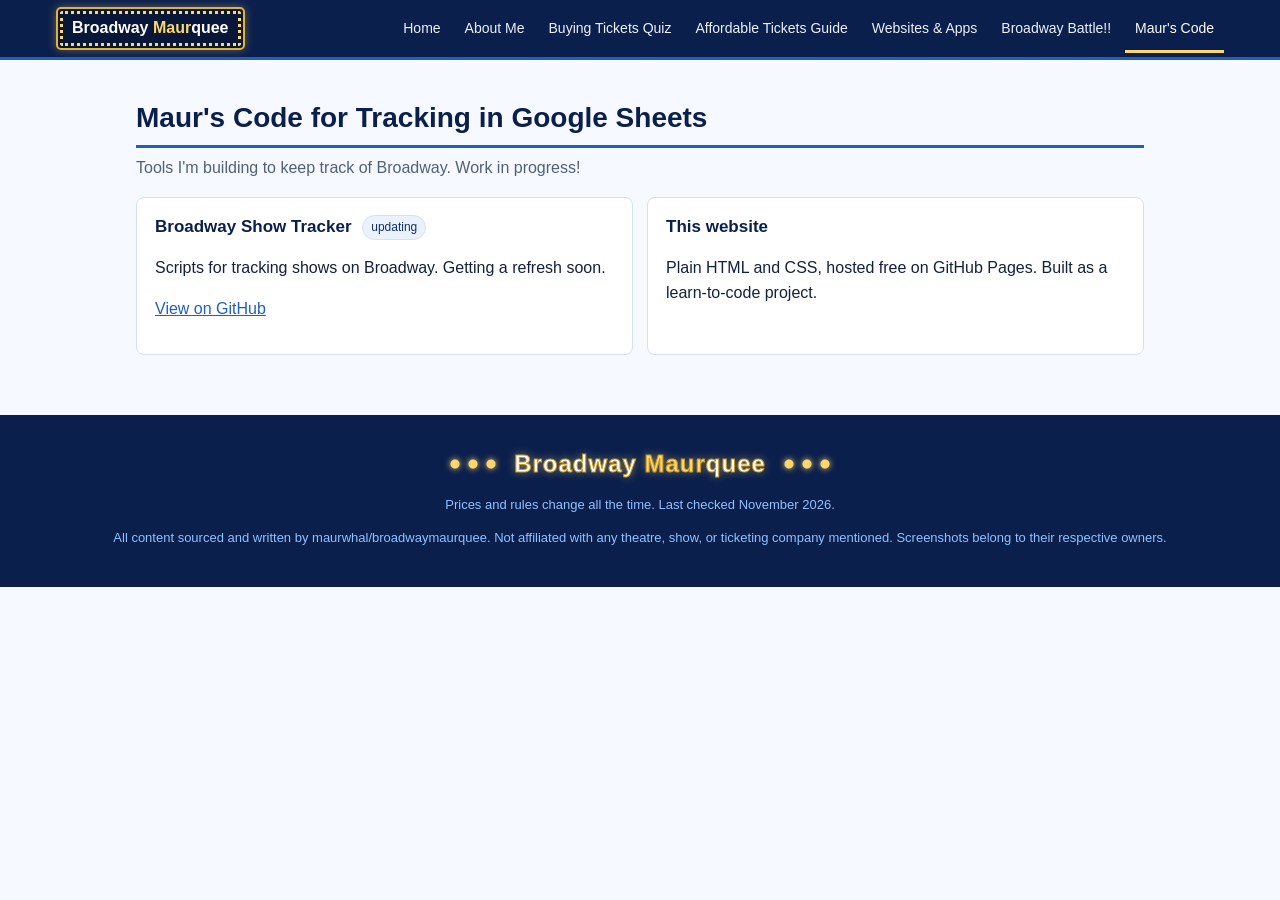
<file: code.html>
<!doctype html>
<html lang="en">
<head>
  <meta charset="utf-8">
  <meta name="viewport" content="width=device-width, initial-scale=1">
  <title>Maur's Code &middot; Broadway Maurquee</title>
  <meta name="description" content="Code and scripts for tracking Broadway shows.">
  <link rel="stylesheet" href="style.css">
</head>
<body id="top">

<nav class="top">
  <div class="wrap">
    <a class="brand" href="index.html">Broadway <span>Maur</span>quee</a>
    <a class="link" href="index.html">Home</a>
    <a class="link" href="about.html">About Me</a>
    <a class="link" href="quiz.html">Buying Tickets Quiz</a>
    <a class="link" href="guide.html">Affordable Tickets Guide</a>
    <a class="link" href="sites.html">Websites &amp; Apps</a>
    <a class="link" href="battle.html">Broadway Battle!!</a>
    <a class="link active" href="code.html">Maur's Code</a>
  </div>
</nav>

<main class="subpage">
<section id="code">
  <h2>Maur's Code for Tracking in Google Sheets</h2>
  <p class="lede">Tools I'm building to keep track of Broadway. Work in progress!</p>
  <div class="cards">
    <div class="card">
      <h4>Broadway Show Tracker <span class="pill">updating</span></h4>
      <p>Scripts for tracking shows on Broadway. Getting a refresh soon.</p>
      <p><a href="https://github.com/maurwhal/Broadway-Show-Tracker">View on GitHub</a></p>
    </div>
    <div class="card">
      <h4>This website</h4>
      <p>Plain HTML and CSS, hosted free on GitHub Pages. Built as a learn-to-code project.</p>
    </div>
  </div>
</section>
</main>

<footer>
  <p class="footer-sign"><span class="lights" aria-hidden="true"></span><strong>Broadway <span class="maur">Maur</span>quee</strong><span class="lights right" aria-hidden="true"></span></p>
  <p class="fine">Prices and rules change all the time. Last checked November 2026.</p>
  <p class="fine">All content sourced and written by maurwhal/broadwaymaurquee. Not affiliated with any theatre, show, or ticketing company mentioned. Screenshots belong to their respective owners.</p>
</footer>
</body>
</html>
</file>
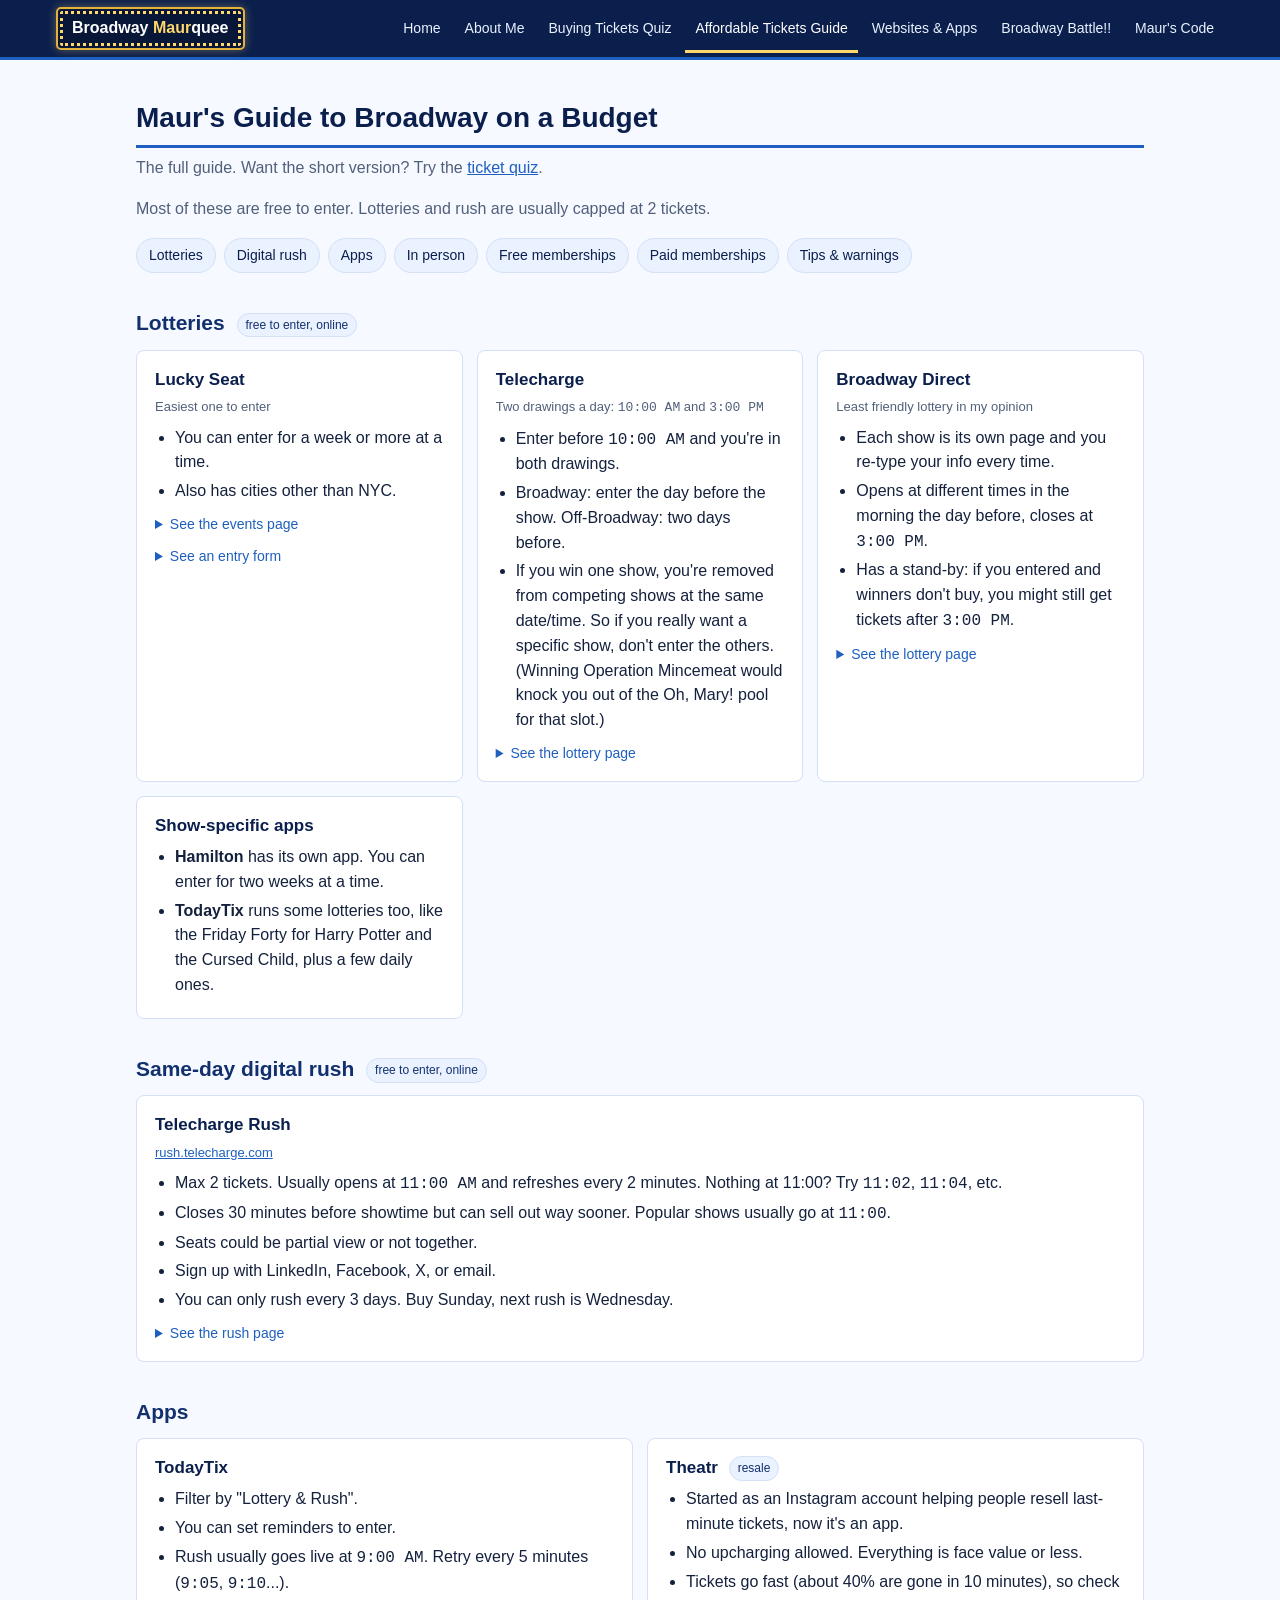
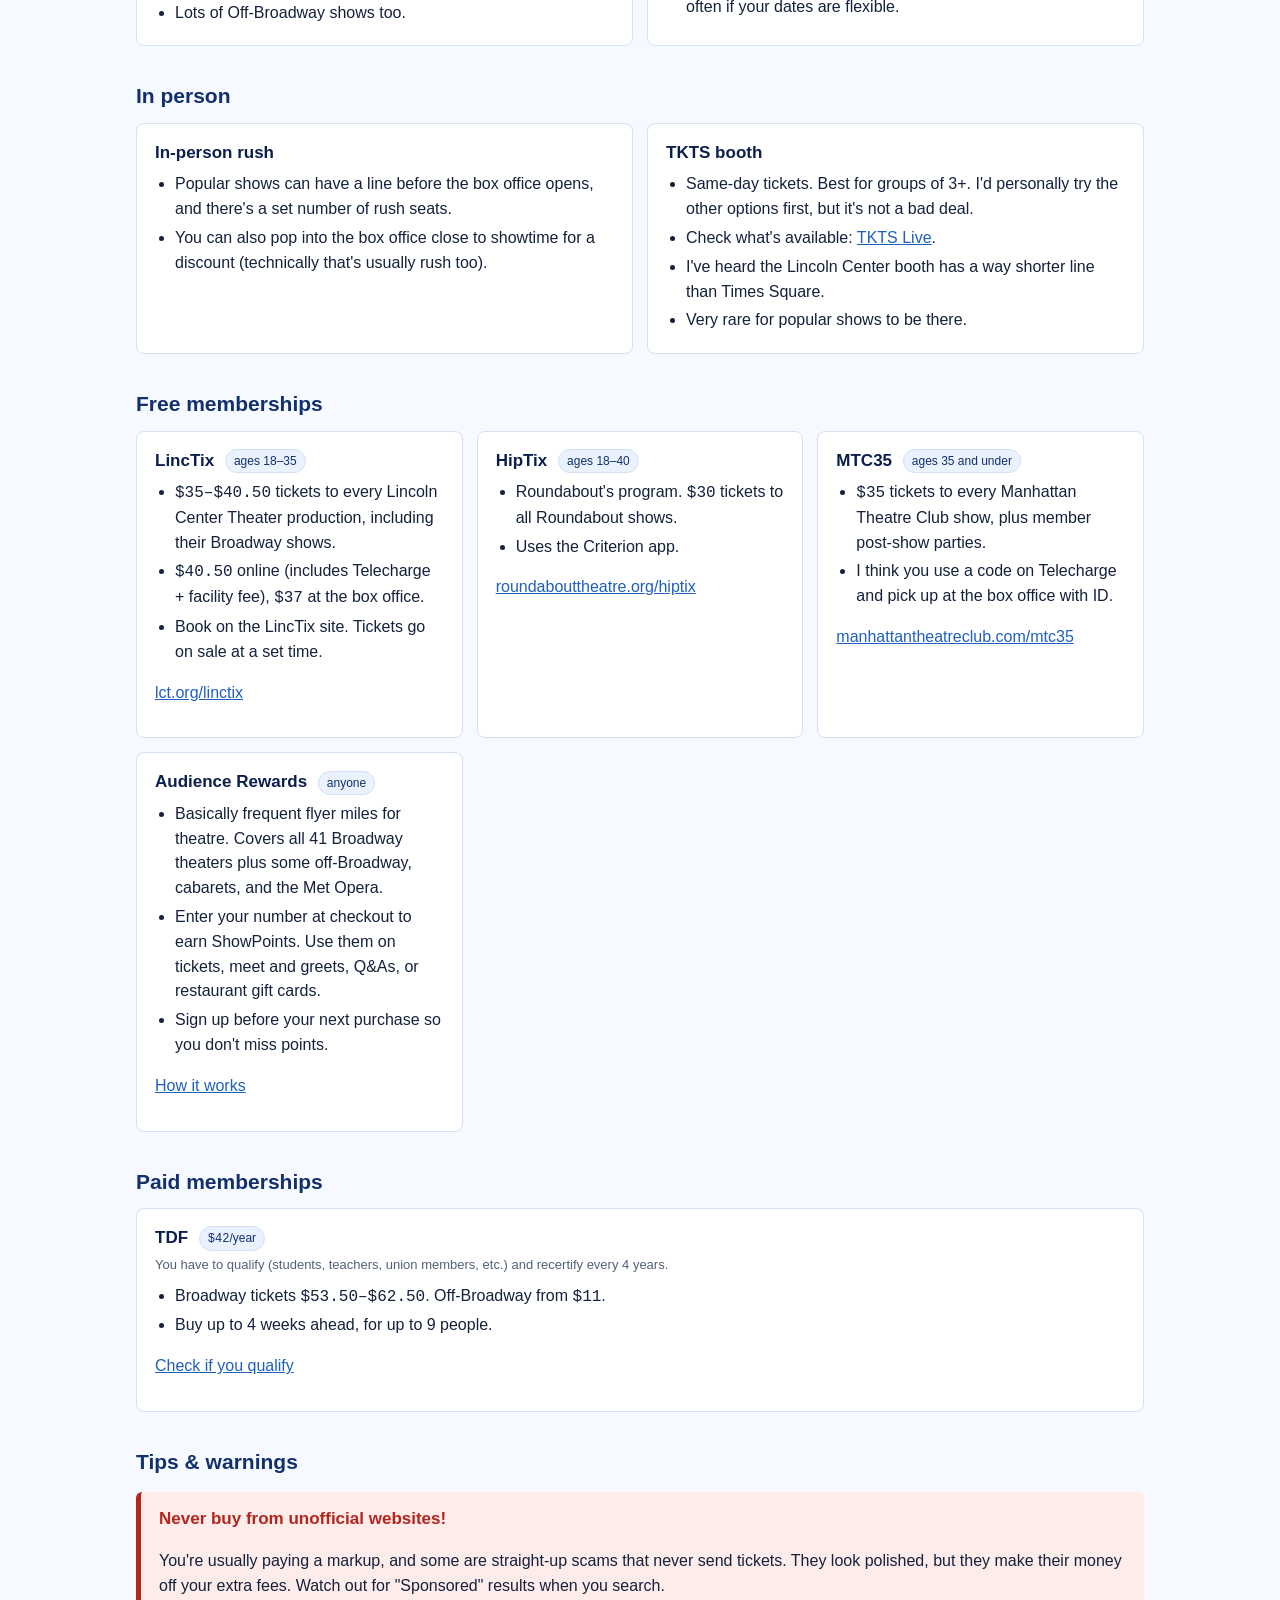
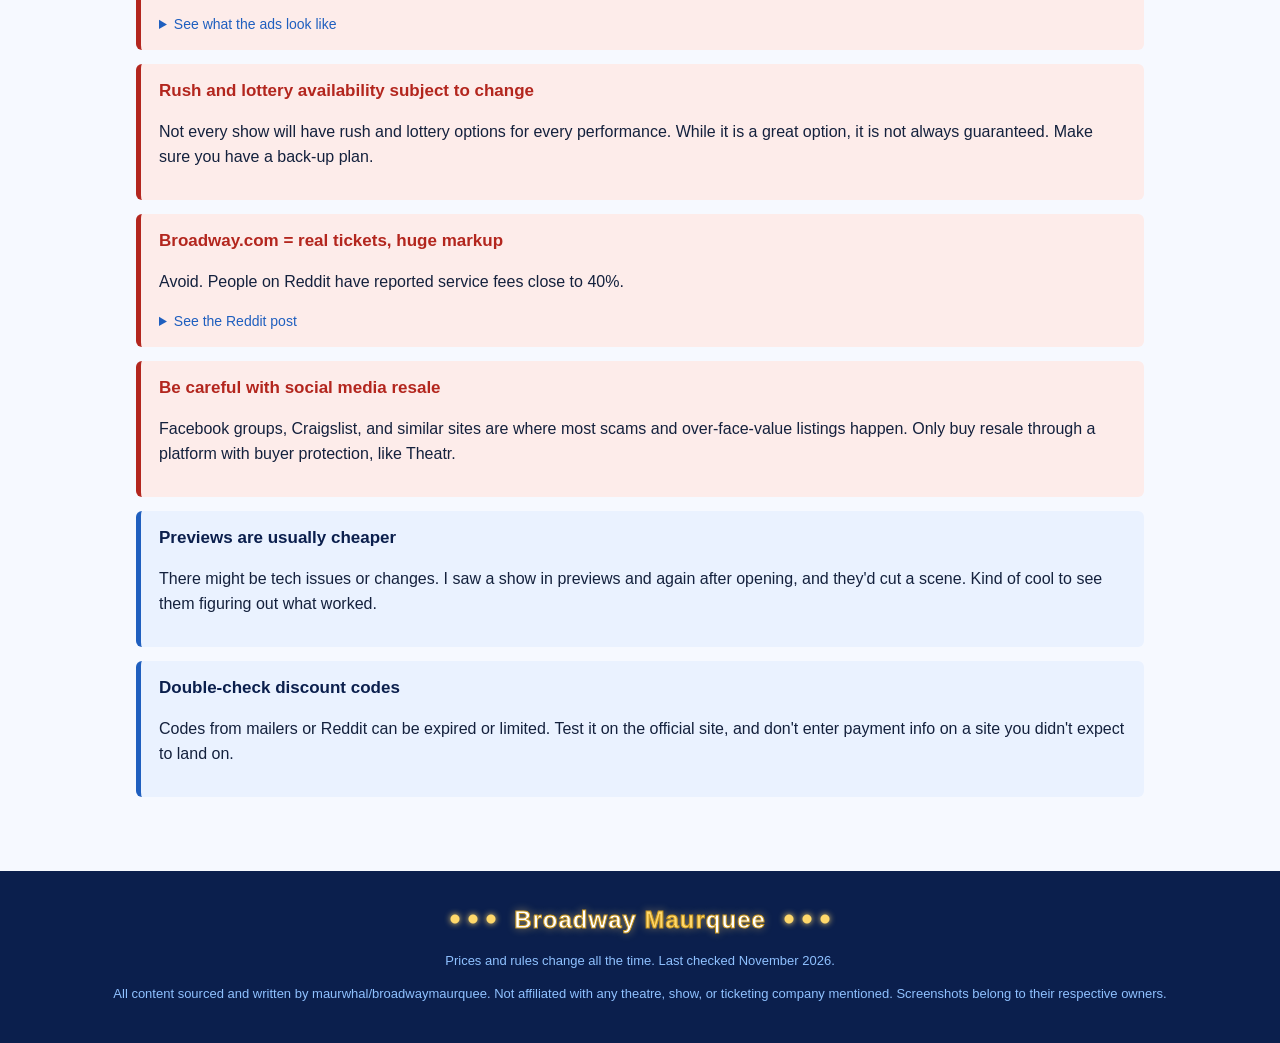
<file: guide.html>
<!doctype html>
<html lang="en">
<head>
  <meta charset="utf-8">
  <meta name="viewport" content="width=device-width, initial-scale=1">
  <title>Budget Guide &middot; Broadway Maurquee</title>
  <meta name="description" content="Maur's full guide to seeing Broadway on a budget: lotteries, rush, apps, and memberships.">
  <link rel="stylesheet" href="style.css">
</head>
<body id="top">

<nav class="top">
  <div class="wrap">
    <a class="brand" href="index.html">Broadway <span>Maur</span>quee</a>
    <a class="link" href="index.html">Home</a>
    <a class="link" href="about.html">About Me</a>
    <a class="link" href="quiz.html">Buying Tickets Quiz</a>
    <a class="link active" href="guide.html">Affordable Tickets Guide</a>
    <a class="link" href="sites.html">Websites &amp; Apps</a>
    <a class="link" href="battle.html">Broadway Battle!!</a>
    <a class="link" href="code.html">Maur's Code</a>
  </div>
</nav>

<main class="subpage">
<section id="guide">
  <h2>Maur's Guide to Broadway on a Budget</h2>
  <p class="lede">The full guide. Want the short version? Try the <a href="quiz.html">ticket quiz</a>.</p>
  <p class="lede">Most of these are free to enter. Lotteries and rush are usually capped at 2 tickets.</p>
  <ul class="toc">
    <li><a href="#lotteries">Lotteries</a></li>
    <li><a href="#rush">Digital rush</a></li>
    <li><a href="#apps">Apps</a></li>
    <li><a href="#in-person">In person</a></li>
    <li><a href="#free-memberships">Free memberships</a></li>
    <li><a href="#paid-memberships">Paid memberships</a></li>
    <li><a href="#tips">Tips &amp; warnings</a></li>
  </ul>

  <h3 id="lotteries">Lotteries <span class="pill">free to enter, online</span></h3>
  <div class="cards">
    <div class="card">
      <h4>Lucky Seat</h4>
      <p class="meta">Easiest one to enter</p>
      <ul>
        <li>You can enter for a week or more at a time.</li>
        <li>Also has cities other than NYC.</li>
      </ul>
      <details class="shot"><summary>See the events page</summary><img src="images/luckyseat-events.jpg" alt="Lucky Seat events in New York City with per-ticket prices from $24 to $61" loading="lazy"></details>
      <details class="shot"><summary>See an entry form</summary><img src="images/luckyseat-entry.jpg" alt="Lucky Seat entry for Paranormal Activity, $40 per ticket, with a list of performances to select" loading="lazy"></details>
    </div>

    <div class="card">
      <h4>Telecharge</h4>
      <p class="meta">Two drawings a day: <span class="num">10:00 AM</span> and <span class="num">3:00 PM</span></p>
      <ul>
        <li>Enter before <span class="num">10:00 AM</span> and you're in both drawings.</li>
        <li>Broadway: enter the day before the show. Off-Broadway: two days before.</li>
        <li>If you win one show, you're removed from competing shows at the same date/time. So if you really want a specific show, don't enter the others. (Winning Operation Mincemeat would knock you out of the Oh, Mary! pool for that slot.)</li>
      </ul>
      <details class="shot"><summary>See the lottery page</summary><img src="images/telecharge-lottery.jpg" alt="Telecharge lottery page with shows like Just in Time, Operation Mincemeat, and Oh, Mary! from $45 to $59" loading="lazy"></details>
    </div>

    <div class="card">
      <h4>Broadway Direct</h4>
      <p class="meta">Least friendly lottery in my opinion</p>
      <ul>
        <li>Each show is its own page and you re-type your info every time.</li>
        <li>Opens at different times in the morning the day before, closes at <span class="num">3:00 PM</span>.</li>
        <li>Has a stand-by: if you entered and winners don't buy, you might still get tickets after <span class="num">3:00 PM</span>.</li>
      </ul>
      <details class="shot"><summary>See the lottery page</summary><img src="images/broadwaydirect-lottery.jpg" alt="Broadway Direct lottery list with Aladdin, MJ, Six, Wicked and more, $35 to $55" loading="lazy"></details>
    </div>

    <div class="card">
      <h4>Show-specific apps</h4>
      <ul>
        <li><strong>Hamilton</strong> has its own app. You can enter for two weeks at a time.</li>
        <li><strong>TodayTix</strong> runs some lotteries too, like the Friday Forty for Harry Potter and the Cursed Child, plus a few daily ones.</li>
      </ul>
    </div>
  </div>

  <h3 id="rush">Same-day digital rush <span class="pill">free to enter, online</span></h3>
  <div class="cards">
    <div class="card">
      <h4>Telecharge Rush</h4>
      <p class="meta"><a href="https://rush.telecharge.com/">rush.telecharge.com</a></p>
      <ul>
        <li>Max 2 tickets. Usually opens at <span class="num">11:00 AM</span> and refreshes every 2 minutes. Nothing at 11:00? Try <span class="num">11:02</span>, <span class="num">11:04</span>, etc.</li>
        <li>Closes 30 minutes before showtime but can sell out way sooner. Popular shows usually go at <span class="num">11:00</span>.</li>
        <li>Seats could be partial view or not together.</li>
        <li>Sign up with LinkedIn, Facebook, X, or email.</li>
        <li>You can only rush every 3 days. Buy Sunday, next rush is Wednesday.</li>
      </ul>
      <details class="shot"><summary>See the rush page</summary><img src="images/telecharge-rush.jpg" alt="Telecharge rush page with shows like The Great Gatsby, Heathers, and Spelling Bee, mostly $49" loading="lazy"></details>
    </div>
  </div>

  <h3 id="apps">Apps</h3>
  <div class="cards">
    <div class="card">
      <h4>TodayTix</h4>
      <ul>
        <li>Filter by "Lottery &amp; Rush".</li>
        <li>You can set reminders to enter.</li>
        <li>Rush usually goes live at <span class="num">9:00 AM</span>. Retry every 5 minutes (<span class="num">9:05</span>, <span class="num">9:10</span>...).</li>
        <li>Lots of Off-Broadway shows too.</li>
      </ul>
    </div>
    <div class="card">
      <h4>Theatr <span class="pill">resale</span></h4>
      <ul>
        <li>Started as an Instagram account helping people resell last-minute tickets, now it's an app.</li>
        <li>No upcharging allowed. Everything is face value or less.</li>
        <li>Tickets go fast (about 40% are gone in 10 minutes), so check often if your dates are flexible.</li>
      </ul>
    </div>
  </div>

  <h3 id="in-person">In person</h3>
  <div class="cards">
    <div class="card">
      <h4>In-person rush</h4>
      <ul>
        <li>Popular shows can have a line before the box office opens, and there's a set number of rush seats.</li>
        <li>You can also pop into the box office close to showtime for a discount (technically that's usually rush too).</li>
      </ul>
    </div>
    <div class="card">
      <h4>TKTS booth</h4>
      <ul>
        <li>Same-day tickets. Best for groups of 3+. I'd personally try the other options first, but it's not a bad deal.</li>
        <li>Check what's available: <a href="https://www.tdf.org/discount-ticket-programs/tkts-by-tdf/tkts-live/">TKTS Live</a>.</li>
        <li>I've heard the Lincoln Center booth has a way shorter line than Times Square.</li>
        <li>Very rare for popular shows to be there.</li>
      </ul>
    </div>
  </div>

  <h3 id="free-memberships">Free memberships</h3>
  <div class="cards">
    <div class="card">
      <h4>LincTix <span class="pill">ages 18–35</span></h4>
      <ul>
        <li><span class="num">$35–$40.50</span> tickets to every Lincoln Center Theater production, including their Broadway shows.</li>
        <li><span class="num">$40.50</span> online (includes Telecharge + facility fee), <span class="num">$37</span> at the box office.</li>
        <li>Book on the LincTix site. Tickets go on sale at a set time.</li>
      </ul>
      <p><a href="https://www.lct.org/linctix/">lct.org/linctix</a></p>
    </div>
    <div class="card">
      <h4>HipTix <span class="pill">ages 18–40</span></h4>
      <ul>
        <li>Roundabout's program. <span class="num">$30</span> tickets to all Roundabout shows.</li>
        <li>Uses the Criterion app.</li>
      </ul>
      <p><a href="https://www.roundabouttheatre.org/shows/hiptix/">roundabouttheatre.org/hiptix</a></p>
    </div>
    <div class="card">
      <h4>MTC35 <span class="pill">ages 35 and under</span></h4>
      <ul>
        <li><span class="num">$35</span> tickets to every Manhattan Theatre Club show, plus member post-show parties.</li>
        <li>I think you use a code on Telecharge and pick up at the box office with ID.</li>
      </ul>
      <p><a href="https://www.manhattantheatreclub.com/_old-join/mtc35/">manhattantheatreclub.com/mtc35</a></p>
    </div>
    <div class="card">
      <h4>Audience Rewards <span class="pill">anyone</span></h4>
      <ul>
        <li>Basically frequent flyer miles for theatre. Covers all 41 Broadway theaters plus some off-Broadway, cabarets, and the Met Opera.</li>
        <li>Enter your number at checkout to earn ShowPoints. Use them on tickets, meet and greets, Q&amp;As, or restaurant gift cards.</li>
        <li>Sign up before your next purchase so you don't miss points.</li>
      </ul>
      <p><a href="https://www.audiencerewards.com/how-it-works">How it works</a></p>
    </div>
  </div>

  <h3 id="paid-memberships">Paid memberships</h3>
  <div class="cards">
    <div class="card">
      <h4>TDF <span class="pill"><span class="num">$42</span>/year</span></h4>
      <p class="meta">You have to qualify (students, teachers, union members, etc.) and recertify every 4 years.</p>
      <ul>
        <li>Broadway tickets <span class="num">$53.50–$62.50</span>. Off-Broadway from <span class="num">$11</span>.</li>
        <li>Buy up to 4 weeks ahead, for up to 9 people.</li>
      </ul>
      <p><a href="https://www.tdf.org/discount-ticket-programs/tdf-membership/tdf-membership-qualifications/">Check if you qualify</a></p>
    </div>
  </div>

  <h3 id="tips">Tips &amp; warnings</h3>
  <div class="warn">
    <h4>Never buy from unofficial websites!</h4>
    <p>You're usually paying a markup, and some are straight-up scams that never send tickets. They look polished, but they make their money off your extra fees. Watch out for "Sponsored" results when you search.</p>
    <details class="shot"><summary>See what the ads look like</summary><img src="images/unofficial-sellers.jpg" alt="Search results for 'buy broadway tickets' showing sponsored resellers at the top" loading="lazy"></details>
  </div>
  <div class="warn">
    <h4>Rush and lottery availability subject to change</h4>
    <p>Not every show will have rush and lottery options for every performance. While it is a great option, it is not always guaranteed. Make sure you have a back-up plan.</p>
  </div>
  <div class="warn">
    <h4>Broadway.com = real tickets, huge markup</h4>
    <p>Avoid. People on Reddit have reported service fees close to 40%.</p>
    <details class="shot"><summary>See the Reddit post</summary><img src="images/broadwaycom-markup.jpg" alt="Reddit post about a 38.75% Broadway.com service fee" loading="lazy"></details>
  </div>
  <div class="warn">
    <h4>Be careful with social media resale</h4>
    <p>Facebook groups, Craigslist, and similar sites are where most scams and over-face-value listings happen. Only buy resale through a platform with buyer protection, like Theatr.</p>
  </div>
  <div class="tip">
    <h4>Previews are usually cheaper</h4>
    <p>There might be tech issues or changes. I saw a show in previews and again after opening, and they'd cut a scene. Kind of cool to see them figuring out what worked.</p>
  </div>
  <div class="tip">
    <h4>Double-check discount codes</h4>
    <p>Codes from mailers or Reddit can be expired or limited. Test it on the official site, and don't enter payment info on a site you didn't expect to land on.</p>
  </div>
</section>
</main>

<footer>
  <p class="footer-sign"><span class="lights" aria-hidden="true"></span><strong>Broadway <span class="maur">Maur</span>quee</strong><span class="lights right" aria-hidden="true"></span></p>
  <p class="fine">Prices and rules change all the time. Last checked November 2026.</p>
  <p class="fine">All content sourced and written by maurwhal/broadwaymaurquee. Not affiliated with any theatre, show, or ticketing company mentioned. Screenshots belong to their respective owners.</p>
</footer>
</body>
</html>
</file>
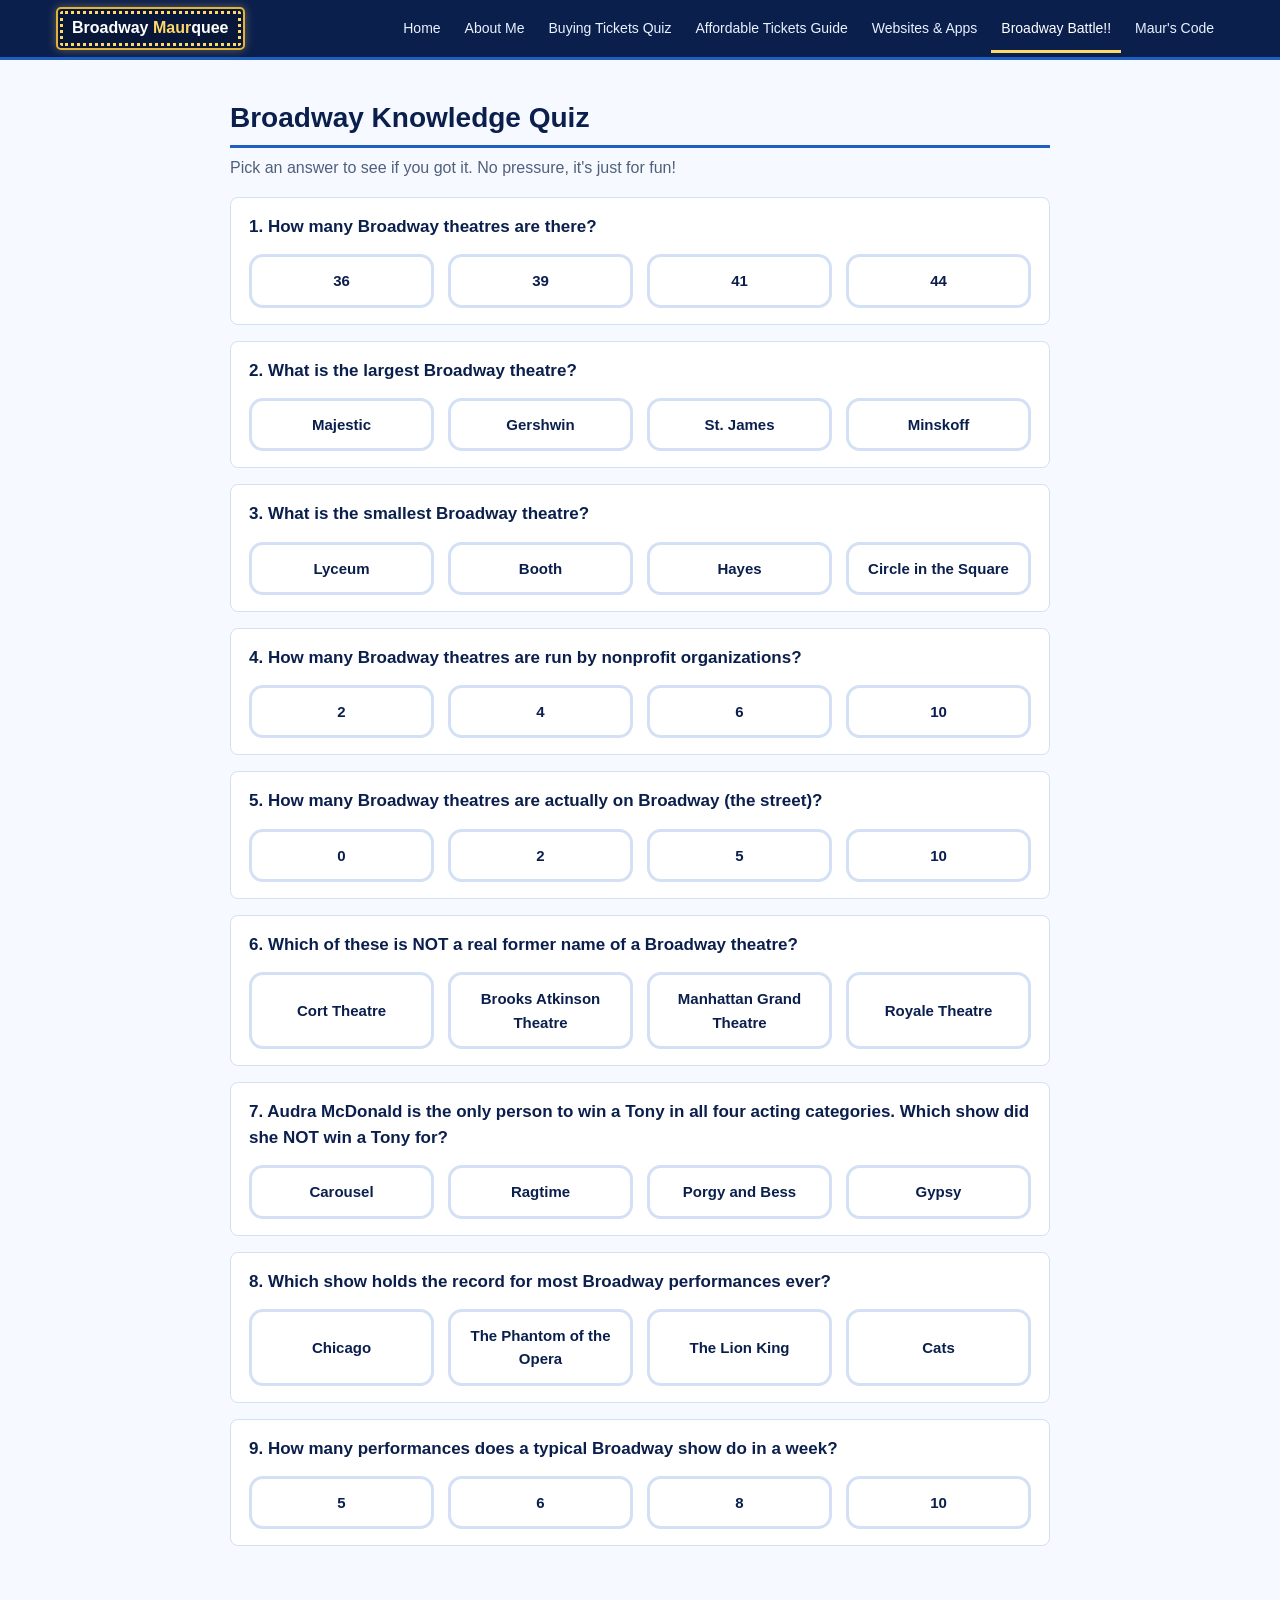
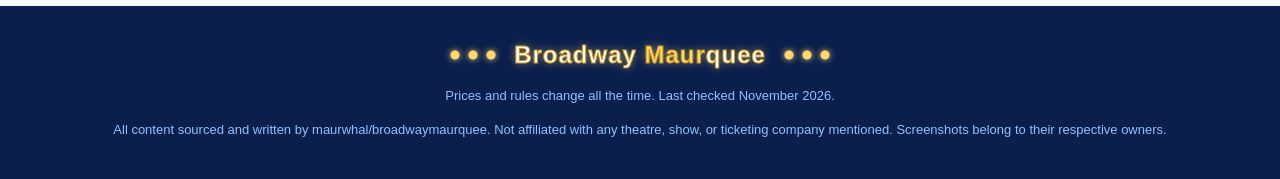
<file: knowledge.html>
<!doctype html>
<html lang="en">
<head>
  <meta charset="utf-8">
  <meta name="viewport" content="width=device-width, initial-scale=1">
  <title>Broadway Knowledge Quiz &middot; Broadway Maurquee</title>
  <meta name="description" content="How well do you know Broadway? Theatres, name changes, record-breakers, and Tony trivia.">
  <link rel="stylesheet" href="style.css">
</head>
<body id="top">

<nav class="top">
  <div class="wrap">
    <a class="brand" href="index.html">Broadway <span>Maur</span>quee</a>
    <a class="link" href="index.html">Home</a>
    <a class="link" href="about.html">About Me</a>
    <a class="link" href="quiz.html">Buying Tickets Quiz</a>
    <a class="link" href="guide.html">Affordable Tickets Guide</a>
    <a class="link" href="sites.html">Websites &amp; Apps</a>
    <a class="link active" href="battle.html">Broadway Battle!!</a>
    <a class="link" href="code.html">Maur's Code</a>
  </div>
</nav>

<main class="subpage">
<section class="quiz">
  <h2>Broadway Knowledge Quiz</h2>
  <p class="lede">Pick an answer to see if you got it. No pressure, it's just for fun!</p>
  <div id="trivia"></div>
  <div class="satisfied" id="final" hidden>
    <h3>You got <span id="final-score"></span>!</h3>
    <div class="choices">
      <a class="choice" href="battle.html">Back to Broadway Battle</a>
      <button class="choice" id="retry" type="button">Try again</button>
    </div>
  </div>
</section>
</main>

<footer>
  <p class="footer-sign"><span class="lights" aria-hidden="true"></span><strong>Broadway <span class="maur">Maur</span>quee</strong><span class="lights right" aria-hidden="true"></span></p>
  <p class="fine">Prices and rules change all the time. Last checked November 2026.</p>
  <p class="fine">All content sourced and written by maurwhal/broadwaymaurquee. Not affiliated with any theatre, show, or ticketing company mentioned. Screenshots belong to their respective owners.</p>
</footer>

<script>
/* answer = the index of the right option (0 = first) */
const QUESTIONS = [
  { q: "How many Broadway theatres are there?",
    options: ["36", "39", "41", "44"], answer: 2,
    why: `There are <strong>41</strong>. To count, a theatre needs 500+ seats and has to be in Manhattan's Theatre District (or be the Vivian Beaumont at Lincoln Center).` },

  { q: "What is the largest Broadway theatre?",
    options: ["Majestic", "Gershwin", "St. James", "Minskoff"], answer: 1,
    why: `The <strong>Gershwin</strong>, with about 1,933 seats. It's been home to <em>Wicked</em> since October 2003.` },

  { q: "What is the smallest Broadway theatre?",
    options: ["Lyceum", "Booth", "Hayes", "Circle in the Square"], answer: 2,
    why: `The <strong>Hayes</strong>, with 597 seats. As of November 2026 it's playing <em>The Fantasticks</em>, on Broadway for the first time.` },

  { q: "How many Broadway theatres are run by nonprofit organizations?",
    options: ["2", "4", "6", "10"], answer: 2,
    why: `<strong>6</strong>:<ul>
      <li>Roundabout Theatre Company: Todd Haimes, Studio 54, Stephen Sondheim</li>
      <li>Manhattan Theatre Club: Samuel J. Friedman</li>
      <li>Lincoln Center Theater: Vivian Beaumont</li>
      <li>Second Stage: Hayes</li></ul>
      Nonprofits have great cheap-ticket programs! Sign up if you're eligible:
      <a href="https://www.roundabouttheatre.org/shows/hiptix/">HipTix</a> (18–40),
      <a href="https://www.manhattantheatreclub.com/_old-join/mtc35/">MTC35</a> (35 and under),
      <a href="https://www.lct.org/linctix/">LincTix</a> (18–35).` },

  { q: "How many Broadway theatres are actually on Broadway (the street)?",
    options: ["0", "2", "5", "10"], answer: 1,
    why: `Only <strong>2</strong>: the <strong>Broadway Theatre</strong> and the <strong>Winter Garden</strong>. Every other "Broadway" theatre is on a side street.` },

  { q: "Which of these is NOT a real former name of a Broadway theatre?",
    options: ["Cort Theatre", "Brooks Atkinson Theatre", "Manhattan Grand Theatre", "Royale Theatre"], answer: 2,
    why: `There was never a <strong>Manhattan Grand Theatre</strong>. The rest are real, and lots of theatres have changed names:<ul>
      <li>Cort → James Earl Jones (2022)</li>
      <li>Brooks Atkinson → Lena Horne (2022)</li>
      <li>Royale → Bernard B. Jacobs (2005)</li>
      <li>Plymouth → Gerald Schoenfeld (2005)</li>
      <li>Virginia → August Wilson (2005)</li>
      <li>Biltmore → Samuel J. Friedman (2008)</li>
      <li>Henry Miller's → Stephen Sondheim (2010)</li>
      <li>Ford Center → Hilton → Foxwoods → Lyric (2014)</li>
      <li>American Airlines → Todd Haimes (2023)</li>
      <li>Martin Beck → Al Hirschfeld (2003)</li>
      <li>Alvin → Neil Simon (1983)</li>
      <li>Uris → Gershwin (1983)</li>
      <li>Ritz → Walter Kerr (1990)</li>
      <li>Helen Hayes → Hayes (2018)</li></ul>` },

  { q: "Audra McDonald is the only person to win a Tony in all four acting categories. Which show did she NOT win a Tony for?",
    options: ["Carousel", "Ragtime", "Porgy and Bess", "Gypsy"], answer: 3,
    why: `<strong>Gypsy</strong>. She was nominated in 2025 but lost to Nicole Scherzinger (<em>Sunset Blvd.</em>). Her six wins, the most of any performer:
      <em>Carousel</em> (1994), <em>Master Class</em> (1996), <em>Ragtime</em> (1998), <em>A Raisin in the Sun</em> (2004),
      <em>Porgy and Bess</em> (2012), and <em>Lady Day at Emerson's Bar and Grill</em> (2014).` },

  { q: "Which show holds the record for most Broadway performances ever?",
    options: ["Chicago", "The Phantom of the Opera", "The Lion King", "Cats"], answer: 1,
    why: `<strong>The Phantom of the Opera</strong>, with 13,981 performances from 1988 to 2023. <em>Chicago</em> is the longest-running show still open.` },

  { q: "How many performances does a typical Broadway show do in a week?",
    options: ["5", "6", "8", "10"], answer: 2,
    why: `<strong>8</strong>. Usually with two matinees, and most theatres are dark (closed) one day a week, often Monday.` }
];

const box = document.getElementById("trivia");
let answered = 0, right = 0;

function render() {
  answered = 0; right = 0;
  document.getElementById("final").hidden = true;
  box.innerHTML = QUESTIONS.map((item, qi) => `
    <div class="card trivia-q" data-q="${qi}">
      <h4>${qi + 1}. ${item.q}</h4>
      <div class="choices">${item.options.map((o, oi) =>
        `<button class="choice" type="button" data-o="${oi}">${o}</button>`).join("")}</div>
      <div class="why" hidden></div>
    </div>`).join("");
}

box.addEventListener("click", e => {
  const btn = e.target.closest("button[data-o]");
  if (!btn) return;
  const card = btn.closest(".trivia-q");
  if (card.classList.contains("done")) return;
  const item = QUESTIONS[+card.dataset.q];
  const pick = +btn.dataset.o;
  card.classList.add("done");
  card.querySelectorAll("button[data-o]").forEach(b => {
    b.disabled = true;
    if (+b.dataset.o === item.answer) b.classList.add("right");
  });
  if (pick !== item.answer) btn.classList.add("wrong"); else right++;
  const why = card.querySelector(".why");
  why.innerHTML = `<p><strong>${pick === item.answer ? "Correct!" : "Not quite."}</strong> ${item.why}</p>`;
  why.hidden = false;
  if (++answered === QUESTIONS.length) {
    document.getElementById("final-score").textContent = `${right} of ${QUESTIONS.length}`;
    document.getElementById("final").hidden = false;
  }
});
document.getElementById("retry").addEventListener("click", () => { render(); scrollTo(0, 0); });
render();
</script>
</body>
</html>
</file>
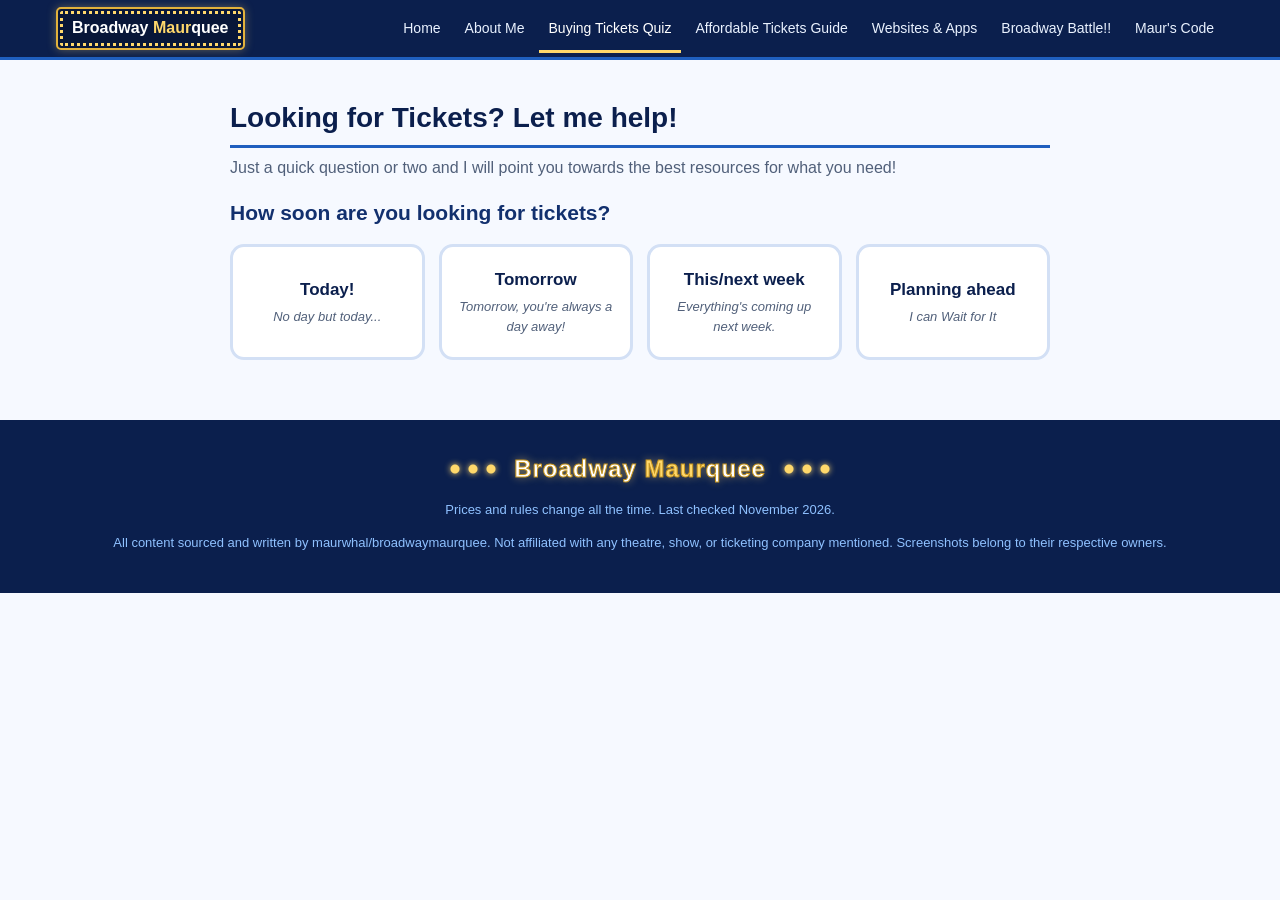
<file: quiz.html>
<!doctype html>
<html lang="en">
<head>
  <meta charset="utf-8">
  <meta name="viewport" content="width=device-width, initial-scale=1">
  <title>Ticket Quiz &middot; Broadway Maurquee</title>
  <meta name="description" content="Looking for Broadway tickets? Answer a question or two and get Maur's cheapest options for your timeline.">
  <link rel="stylesheet" href="style.css">
</head>
<body id="top">

<nav class="top">
  <div class="wrap">
    <a class="brand" href="index.html">Broadway <span>Maur</span>quee</a>
    <a class="link" href="index.html">Home</a>
    <a class="link" href="about.html">About Me</a>
    <a class="link active" href="quiz.html">Buying Tickets Quiz</a>
    <a class="link" href="guide.html">Affordable Tickets Guide</a>
    <a class="link" href="sites.html">Websites &amp; Apps</a>
    <a class="link" href="battle.html">Broadway Battle!!</a>
    <a class="link" href="code.html">Maur's Code</a>
  </div>
</nav>

<main class="subpage">
<section class="quiz">
  <h2>Looking for Tickets? Let me help!</h2>
  <p class="lede" id="quiz-intro">Just a quick question or two and I will point you towards the best resources for what you need!</p>
  <div id="quiz" aria-live="polite"></div>
  <noscript><p>This quiz needs JavaScript. You can still read the <a href="guide.html">full guide</a>.</p></noscript>
</section>
</main>

<footer>
  <p class="footer-sign"><span class="lights" aria-hidden="true"></span><strong>Broadway <span class="maur">Maur</span>quee</strong><span class="lights right" aria-hidden="true"></span></p>
  <p class="fine">Prices and rules change all the time. Last checked November 2026.</p>
  <p class="fine">All content sourced and written by maurwhal/broadwaymaurquee. Not affiliated with any theatre, show, or ticketing company mentioned. Screenshots belong to their respective owners.</p>
</footer>

<script>
/* ---------- the tips (one place to edit each one) ---------- */
const TIPS = {
  boxOfficeRush: `<h4>In-person rush</h4><ul>
    <li>Popular shows can have a line before the box office opens, and there's a set number of rush seats.</li>
    <li>You can also pop into the box office close to showtime for a discount.</li></ul>`,
  tkts: `<h4>TKTS booth</h4><ul>
    <li>Same-day tickets. Best for groups of 3+.</li>
    <li>I've heard the Lincoln Center booth has a way shorter line than Times Square.</li>
    <li>Very rare for popular shows to be there. Check first: <a href="https://www.tdf.org/discount-ticket-programs/tkts-by-tdf/tkts-live/">TKTS Live</a>.</li></ul>`,
  telechargeRush: `<h4>Telecharge digital rush</h4><ul>
    <li>Usually opens at <span class="num">11:00 AM</span> and refreshes every 2 minutes. Nothing at 11:00? Try <span class="num">11:02</span>, <span class="num">11:04</span>, etc.</li>
    <li>Max 2 tickets. Seats could be partial view or not together.</li>
    <li>You can only rush every 3 days.</li>
    <li><a href="https://rush.telecharge.com/">rush.telecharge.com</a></li></ul>`,
  todaytixRush: `<h4>TodayTix rush</h4><ul>
    <li>Filter by "Lottery &amp; Rush" in the app.</li>
    <li>Usually goes live at <span class="num">9:00 AM</span>. Retry every 5 minutes (<span class="num">9:05</span>, <span class="num">9:10</span>...).</li>
    <li>Lots of Off-Broadway shows too.</li></ul>`,
  theatr: `<h4>Theatr <span class="pill">resale</span></h4><ul>
    <li>Face value or less. No upcharging allowed.</li>
    <li>Tickets go fast (about 40% are gone in 10 minutes), so keep checking.</li></ul>`,
  telechargeLottery: `<h4>Telecharge lottery</h4><ul>
    <li>Two drawings: <span class="num">10:00 AM</span> and <span class="num">3:00 PM</span>. Enter before 10 and you're in both.</li>
    <li>Broadway: enter the day before the show. Off-Broadway: two days before.</li>
    <li>Winning one show removes you from competing shows at the same time. Really want one show? Only enter that one.</li></ul>`,
  bdLottery: `<h4>Broadway Direct lottery</h4><ul>
    <li>Opens in the morning the day before and closes at <span class="num">3:00 PM</span>.</li>
    <li>Each show is its own page, so it takes a while.</li>
    <li>Has a stand-by: if winners don't buy, you might still get tickets after 3:00 PM.</li>
    <li><a href="https://lottery.broadwaydirect.com/">lottery.broadwaydirect.com</a></li></ul>`,
  alarms: `<h4>Set alarms/reminders</h4><ul>
    <li><span class="num">8:55 AM</span> to get prepared for TodayTix rush.</li>
    <li><span class="num">10:55 AM</span> to get ready for Telecharge rush.</li></ul>`,
  tomorrowPlan: `<h4>What to do today:</h4><ul>
    <li>Make sure you have an account and are signed in to the TodayTix app, the Telecharge lottery site, etc.</li>
    <li>Enter the lottery for any shows of interest. Entering before <span class="num">10 AM</span> can double your chances on some lottery sites.</li></ul>
    <h4 style="margin-top:14px">Set alarms/reminders for tomorrow:</h4><ul>
    <li><span class="num">8:55 AM</span> to get prepared for TodayTix rush.</li>
    <li><span class="num">10:55 AM</span> to get ready for Telecharge rush.</li></ul>
    <h4 style="margin-top:14px">Turn on in-app alerts:</h4><ul>
    <li>Turn on alerts in the TodayTix and Theatr apps to get notified when tickets pop up.</li></ul>`,
  apps: `<h4>Download the apps and turn on alerts</h4><ul>
    <li><strong>TodayTix</strong>: lottery and rush reminders</li>
    <li><strong>Theatr</strong>: get notified when face-value resale tickets pop up</li></ul>`,
  luckySeat: `<h4>Lucky Seat <span class="pill">enter ahead</span></h4><ul>
    <li>The easiest lottery. You can enter for a week or more at a time.</li></ul>`,
  hamilton: `<h4>Hamilton app <span class="pill">enter ahead</span></h4><ul>
    <li>Hamilton has its own lottery app. You can enter for two weeks at a time.</li></ul>`,
  dailyLotteries: `<h4>Daily lotteries</h4><ul>
    <li>Telecharge and Broadway Direct open the day before each show, so enter every day for the dates you want.</li>
    <li>TodayTix runs a few daily lotteries too.</li></ul>`,
  youngMemberships: `<h4>Free memberships <span class="pill">limited seats</span></h4><ul>
    <li><a href="https://www.roundabouttheatre.org/shows/hiptix/">HipTix</a> (18–40): <span class="num">$30</span> Roundabout tickets.</li>
    <li><a href="https://www.lct.org/linctix/">LincTix</a> (18–35): <span class="num">$35–$40.50</span> Lincoln Center Theater tickets.</li>
    <li><a href="https://www.manhattantheatreclub.com/_old-join/mtc35/">MTC35</a> (35 and under): <span class="num">$35</span> Manhattan Theatre Club tickets.</li>
    <li>Heads up: member tickets are limited and may already be gone for this week, depending on the show.</li></ul>`,
  onSaleAlerts: `<h4>Set alerts for on-sale dates</h4><ul>
    <li>Membership tickets go on sale at a set time and popular shows go fast. Put the on-sale date in your calendar.</li></ul>`,
  tdf: `<h4>TDF membership <span class="pill"><span class="num">$42</span>/year</span></h4><ul>
    <li>You have to qualify (students, teachers, union members, etc.).</li>
    <li>Broadway <span class="num">$53.50–$62.50</span>, Off-Broadway from <span class="num">$11</span>. Up to 4 weeks ahead, up to 9 people.</li>
    <li><a href="https://www.tdf.org/discount-ticket-programs/tdf-membership/tdf-membership-qualifications/">Check if you qualify</a></li></ul>`,
  broadwayWeek: `<h4>NYC Broadway Week</h4><ul>
    <li>2-for-1 tickets to lots of shows. Runs a couple of times a year, so watch for the next one.</li></ul>`,
  joinMemberships: `<h4>Join the free memberships now</h4><ul>
    <li><a href="https://www.roundabouttheatre.org/shows/hiptix/">HipTix</a> (18–40), <a href="https://www.lct.org/linctix/">LincTix</a> (18–35), and <a href="https://www.manhattantheatreclub.com/_old-join/mtc35/">MTC35</a> (35 and under). <span class="num">$30–$40.50</span> tickets.</li>
    <li>Planning ahead is how you beat the limited quantity.</li></ul>`,
  audienceRewards: `<h4>Audience Rewards</h4><ul>
    <li>Free points program for all 41 Broadway theaters. Sign up before your next purchase.</li>
    <li><a href="https://www.audiencerewards.com/how-it-works">How it works</a></li></ul>`,
  reddit: `<h4>r/Broadway for mailer codes</h4><ul>
    <li>There's usually a pinned discount megathread with codes from mailers. Double-check them on the official site.</li>
    <li><a href="https://www.reddit.com/r/Broadway/">r/Broadway</a></li></ul>`,
  previews: `<h4>Look at previews</h4><ul>
    <li>Usually cheaper. Things might still change, which is kind of fun.</li></ul>`
};

/* ---------- which tips show for each answer ---------- */
/* when = the end of "Maur's Plan for You to see a Broadway Show ___!!" */
const RESULTS = {
  "today-inperson": { when: "Today", sub: "In person (NYC)", tips: ["boxOfficeRush", "tkts"] },
  "today-online":   { when: "Today", sub: "Online", tips: ["telechargeRush", "todaytixRush", "theatr"] },
  "today-both":     { when: "Today", sub: "In person + online", tips: ["telechargeRush", "todaytixRush", "theatr", "boxOfficeRush", "tkts"] },
  "tomorrow":       { when: "Tomorrow", tips: ["tomorrowPlan", "telechargeLottery", "bdLottery"] },
  "week":           { when: "This/Next Week", tips: ["luckySeat", "hamilton", "dailyLotteries", "alarms", "apps", "youngMemberships", "onSaleAlerts"] },
  "ahead":          { when: "Down the Road", tips: ["tdf", "broadwayWeek", "joinMemberships", "audienceRewards", "reddit", "luckySeat", "hamilton", "previews"] }
};

const WARNINGS = `<div class="warn"><h4>Always buy from official sources</h4><p>Unofficial sites mark up tickets, and some are scams. See the <a href="guide.html#tips">tips &amp; warnings</a>.</p></div>
  <div class="warn"><h4>Rush and lottery availability subject to change</h4><p>Not every show will have rush and lottery options for every performance. While it is a great option, it is not always guaranteed. Make sure you have a back-up plan.</p></div>`;

const box = document.getElementById("quiz");

function choiceButtons(options) {
  return `<div class="choices">` + options.map(o =>
    `<button class="choice" data-go="${o.go}">${o.label}${o.small ? `<small>${o.small}</small>` : ""}</button>`
  ).join("") + `</div>`;
}

function show(step) {
  document.getElementById("quiz-intro").hidden = !(step === "start" || step === "today");
  if (step === "start") {
    box.innerHTML = `<div class="quiz-step"><h3>How soon are you looking for tickets?</h3>` + choiceButtons([
      { label: "Today!", small: "No day but today...", go: "today" },
      { label: "Tomorrow", small: "Tomorrow, you're always a day away!", go: "tomorrow" },
      { label: "This/next week", small: "Everything's coming up next week.", go: "week" },
      { label: "Planning ahead", small: "I can Wait for It", go: "ahead" }
    ]) + `</div>`;
  } else if (step === "today") {
    box.innerHTML = `<div class="quiz-step"><p class="crumbs">Today!</p><h3>In person, online, or both?</h3>` + choiceButtons([
      { label: "In person", small: "I'm in NYC", go: "today-inperson" },
      { label: "Online", go: "today-online" },
      { label: "Both", go: "today-both" }
    ]) + `<p><button class="linkbtn" data-go="start">&larr; Start over</button></p></div>`;
  } else {
    const r = RESULTS[step];
    box.innerHTML = `<div class="result"><div class="plan-sign"><h3>Maur's Plan for You</h3>`
      + `<p>to see a Broadway Show <span class="plan-when">${r.when}!!</span></p></div>`
      + r.tips.map(t => `<div class="card">${TIPS[t]}</div>`).join("")
      + WARNINGS
      + `<p><button class="linkbtn" data-go="start">&larr; Start over</button></p>`
      + `<div class="satisfied"><h3>Satisfied?</h3><div class="choices">
           <a class="choice" href="index.html">Yes, I'm no longer Helpless</a>
           <a class="choice" href="guide.html">I will never be Satisfied<small>Take me to the full guide</small></a>
         </div></div></div>`;
  }
  box.querySelector("h3").setAttribute("tabindex", "-1");
  if (step !== "start") box.querySelector("h3").focus();
}

box.addEventListener("click", e => {
  const btn = e.target.closest("[data-go]");
  if (btn) show(btn.dataset.go);
});

show("start");
</script>
</body>
</html>
</file>
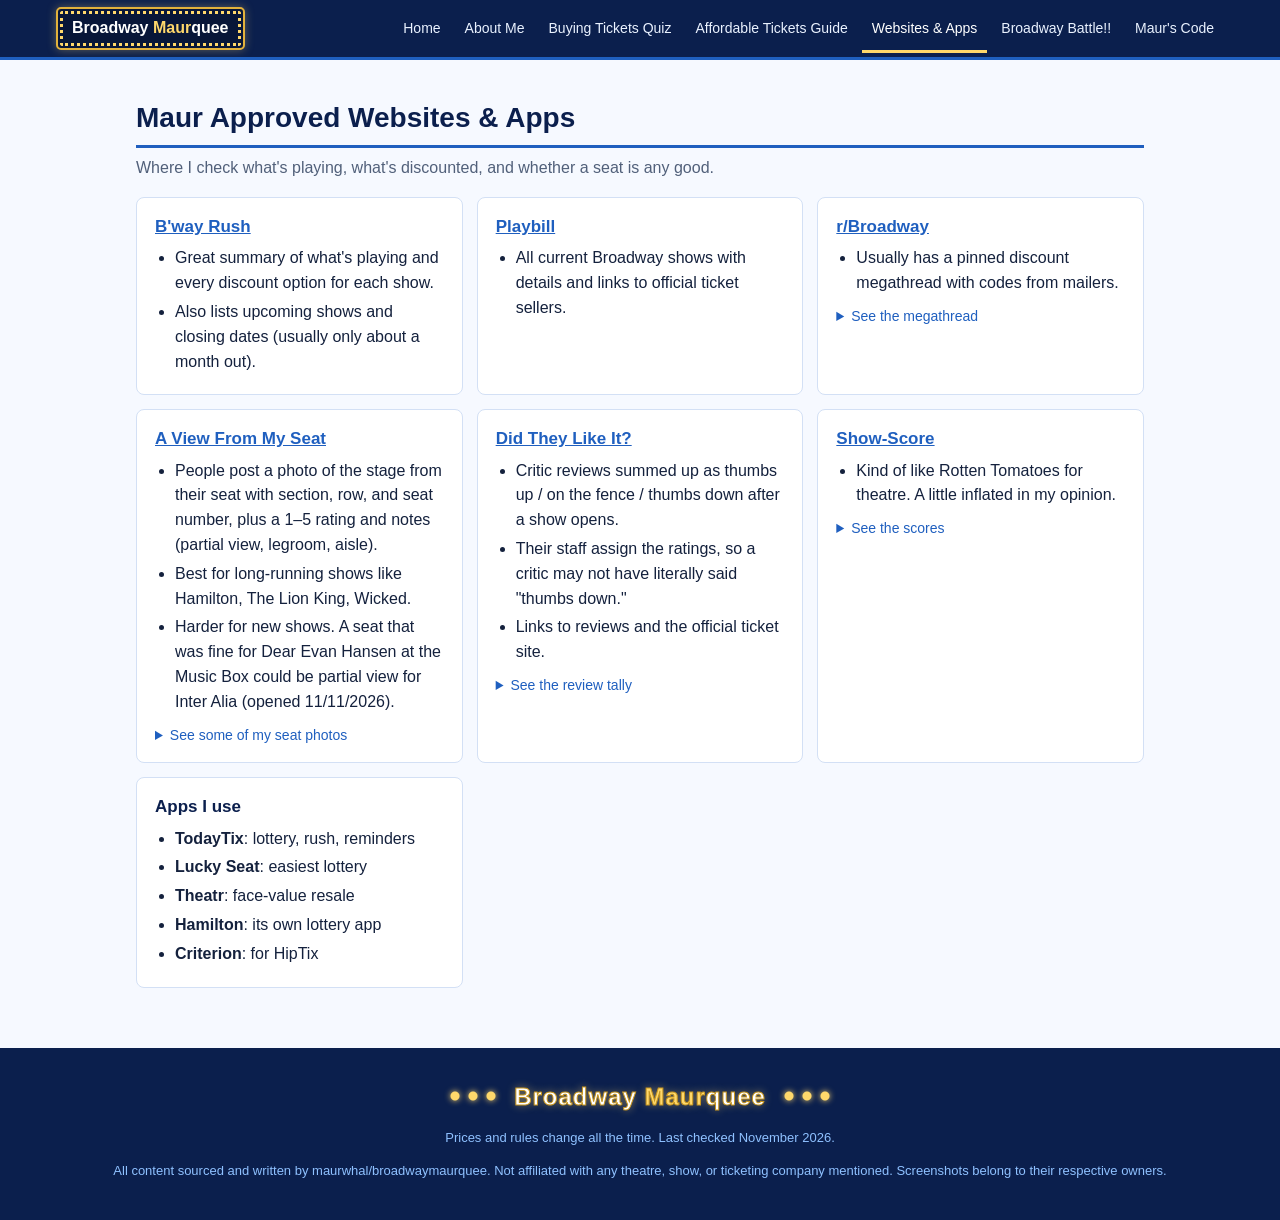
<file: sites.html>
<!doctype html>
<html lang="en">
<head>
  <meta charset="utf-8">
  <meta name="viewport" content="width=device-width, initial-scale=1">
  <title>Maur Approved &middot; Broadway Maurquee</title>
  <meta name="description" content="The websites and apps Maur actually uses for Broadway tickets, seats, and reviews.">
  <link rel="stylesheet" href="style.css">
</head>
<body id="top">

<nav class="top">
  <div class="wrap">
    <a class="brand" href="index.html">Broadway <span>Maur</span>quee</a>
    <a class="link" href="index.html">Home</a>
    <a class="link" href="about.html">About Me</a>
    <a class="link" href="quiz.html">Buying Tickets Quiz</a>
    <a class="link" href="guide.html">Affordable Tickets Guide</a>
    <a class="link active" href="sites.html">Websites &amp; Apps</a>
    <a class="link" href="battle.html">Broadway Battle!!</a>
    <a class="link" href="code.html">Maur's Code</a>
  </div>
</nav>

<main class="subpage">
<section id="sites">
  <h2>Maur Approved Websites &amp; Apps</h2>
  <p class="lede">Where I check what's playing, what's discounted, and whether a seat is any good.</p>
  <div class="cards">
    <div class="card">
      <h4><a href="https://bwayrush.com/">B'way Rush</a></h4>
      <ul>
        <li>Great summary of what's playing and every discount option for each show.</li>
        <li>Also lists upcoming shows and closing dates (usually only about a month out).</li>
      </ul>
    </div>
    <div class="card">
      <h4><a href="https://playbill.com/shows/broadway">Playbill</a></h4>
      <ul>
        <li>All current Broadway shows with details and links to official ticket sellers.</li>
      </ul>
    </div>
    <div class="card">
      <h4><a href="https://www.reddit.com/r/Broadway/">r/Broadway</a></h4>
      <ul>
        <li>Usually has a pinned discount megathread with codes from mailers.</li>
      </ul>
      <details class="shot"><summary>See the megathread</summary><img src="images/reddit-discount-thread.jpg" alt="r/Broadway Discount Megathread for Q4 2026 with codes and lottery info" loading="lazy"></details>
    </div>
    <div class="card">
      <h4><a href="https://aviewfrommyseat.com/theater/">A View From My Seat</a></h4>
      <ul>
        <li>People post a photo of the stage from their seat with section, row, and seat number, plus a 1–5 rating and notes (partial view, legroom, aisle).</li>
        <li>Best for long-running shows like Hamilton, The Lion King, Wicked.</li>
        <li>Harder for new shows. A seat that was fine for Dear Evan Hansen at the Music Box could be partial view for Inter Alia (opened 11/11/2026).</li>
      </ul>
      <details class="shot"><summary>See some of my seat photos</summary><img src="images/aviewfrommyseat.jpg" alt="A View From My Seat photos from the Broadhurst, Music Box, Studio 54, and Longacre theatres" loading="lazy"></details>
    </div>
    <div class="card">
      <h4><a href="https://didtheylikeit.com/broadway/">Did They Like It?</a></h4>
      <ul>
        <li>Critic reviews summed up as thumbs up / on the fence / thumbs down after a show opens.</li>
        <li>Their staff assign the ratings, so a critic may not have literally said "thumbs down."</li>
        <li>Links to reviews and the official ticket site.</li>
      </ul>
      <details class="shot"><summary>See the review tally</summary><img src="images/didtheylikeit.jpg" alt="Did They Like It? review tallies for Wanted, A Few Good Men, The Imaginary Invalid, 860, and Other Desert Cities" loading="lazy"></details>
    </div>
    <div class="card">
      <h4><a href="https://www.show-score.com/">Show-Score</a></h4>
      <ul>
        <li>Kind of like Rotten Tomatoes for theatre. A little inflated in my opinion.</li>
      </ul>
      <details class="shot"><summary>See the scores</summary><img src="images/showscore.jpg" alt="Show-Score grid of shows with scores from 72 to 90" loading="lazy"></details>
    </div>
    <div class="card">
      <h4>Apps I use</h4>
      <ul>
        <li><strong>TodayTix</strong>: lottery, rush, reminders</li>
        <li><strong>Lucky Seat</strong>: easiest lottery</li>
        <li><strong>Theatr</strong>: face-value resale</li>
        <li><strong>Hamilton</strong>: its own lottery app</li>
        <li><strong>Criterion</strong>: for HipTix</li>
      </ul>
    </div>
  </div>
</section>
</main>

<footer>
  <p class="footer-sign"><span class="lights" aria-hidden="true"></span><strong>Broadway <span class="maur">Maur</span>quee</strong><span class="lights right" aria-hidden="true"></span></p>
  <p class="fine">Prices and rules change all the time. Last checked November 2026.</p>
  <p class="fine">All content sourced and written by maurwhal/broadwaymaurquee. Not affiliated with any theatre, show, or ticketing company mentioned. Screenshots belong to their respective owners.</p>
</footer>
</body>
</html>
</file>
<file: style.css>
/* Broadway Maurquee — colors live here so they're easy to change */
:root {
  --navy: #0b1f4d;
  --navy-2: #12306e;
  --blue: #1f5fbf;
  --sky: #8fc1ff;
  --ice: #eaf2ff;
  --paper: #f6f9ff;
  --ink: #14213d;
  --muted: #51607a;
  --bulb: #ffd86b;
  --warn: #b3261e;
  --warn-bg: #fdecea;
  --line: #d3e0f5;
}

* { box-sizing: border-box; }
html { scroll-behavior: smooth; scroll-padding-top: 64px; }
body {
  margin: 0;
  font-family: Tahoma, Verdana, Segoe, sans-serif;
  color: var(--ink);
  background: var(--paper);
  line-height: 1.55;
}
a { color: var(--blue); }
a:hover { color: var(--navy); }
img { max-width: 100%; height: auto; display: block; }

/* numbers, prices, times */
.num, table.prices td.price, code {
  font-family: Consolas, "Courier New", monospace;
}

/* ---------- nav ---------- */
nav.top {
  position: sticky; top: 0; z-index: 10;
  background: var(--navy);
  border-bottom: 3px solid var(--blue);
}
nav.top .wrap {
  display: flex; align-items: center; gap: 4px;
  overflow-x: auto; white-space: nowrap;
  padding: 0 16px; max-width: 1200px; margin: 0 auto;
  scrollbar-width: none;
}
nav.top .wrap::-webkit-scrollbar { display: none; }
/* menu logo: a tiny version of the flashing marquee sign */
nav.top .brand {
  position: relative; flex-shrink: 0;
  color: #fff; font-weight: bold; text-decoration: none;
  margin: 7px auto 7px 0; padding: 7px 14px; border-radius: 5px;
  background: #081638; border: 2px solid #e3b23c;
  box-shadow: 0 0 10px rgba(255,216,107,.35);
}
nav.top .brand::before {
  content: ""; position: absolute; inset: 2px; border-radius: 3px;
  border: 3px dotted var(--bulb); pointer-events: none;
  animation: bulbs .7s steps(1) infinite;
}
@media (prefers-reduced-motion: reduce) { nav.top .brand::before { animation: none; } }
nav.top .brand span { color: var(--bulb); }
nav.top a.link { color: var(--ice); text-decoration: none; padding: 14px 10px; font-size: 14px; }
nav.top a.link:hover { color: #fff; background: var(--navy-2); }

/* ---------- hero / marquee ---------- */
header.hero {
  background: linear-gradient(180deg, var(--navy) 0%, var(--navy-2) 100%);
  color: #fff; text-align: center; padding: 56px 16px 64px;
}
.marquee {
  display: inline-block; padding: 22px 34px; border-radius: 10px;
  background: #081638; border: 3px solid #e3b23c;
  box-shadow: 0 0 0 6px #081638, 0 0 28px rgba(255,216,107,.35);
  position: relative;
}
.marquee::before, .marquee::after {
  content: ""; position: absolute; left: 12px; right: 12px; height: 8px;
  background: radial-gradient(circle, var(--bulb) 3px, transparent 4px) 0 0 / 18px 8px repeat-x;
}
.marquee::before { top: 6px; }
.marquee::after { bottom: 6px; }
.marquee h1 { margin: 6px 0 2px; font-size: clamp(28px, 6vw, 52px); letter-spacing: 2px; text-transform: uppercase; }
.marquee h1 .maur { color: var(--bulb); }
.marquee p { margin: 0 0 6px; color: var(--sky); }
header.hero .tag { max-width: 560px; margin: 26px auto 0; color: var(--ice); }

.jump {
  display: grid; grid-template-columns: repeat(auto-fit, minmax(200px, 1fr)); gap: 14px;
  max-width: 1040px; margin: -36px auto 0; padding: 0 16px; position: relative;
}
.jump a {
  background: #fff; border: 1px solid var(--line); border-top: 4px solid var(--blue);
  border-radius: 8px; padding: 16px; text-decoration: none; color: var(--ink);
  box-shadow: 0 4px 14px rgba(11,31,77,.08);
}
.jump a:hover { border-top-color: var(--bulb); }
.jump strong { display: block; color: var(--navy); margin-bottom: 4px; }
.jump span { font-size: 14px; color: var(--muted); }

/* ---------- sections ---------- */
main { max-width: 1040px; margin: 0 auto; padding: 0 16px 60px; }
section { padding-top: 56px; }
h2 {
  color: var(--navy); font-size: 28px; margin: 0 0 6px;
  border-bottom: 3px solid var(--blue); padding-bottom: 6px;
}
h3 { color: var(--navy-2); margin: 34px 0 10px; font-size: 21px; }
h4 { margin: 0 0 6px; color: var(--navy); font-size: 17px; }
.lede { color: var(--muted); margin-top: 8px; }

.toc { display: flex; flex-wrap: wrap; gap: 8px; margin: 16px 0 0; padding: 0; list-style: none; }
.toc a {
  display: inline-block; padding: 6px 12px; border-radius: 999px; font-size: 14px;
  background: var(--ice); color: var(--navy); text-decoration: none; border: 1px solid var(--line);
}
.toc a:hover { background: var(--blue); color: #fff; }

.cards { display: grid; grid-template-columns: repeat(auto-fit, minmax(280px, 1fr)); gap: 14px; }
.card {
  background: #fff; border: 1px solid var(--line); border-radius: 8px; padding: 16px 18px;
}
.card ul { margin: 6px 0 0; padding-left: 20px; }
.card li { margin: 4px 0; }
.card .meta { font-size: 13px; color: var(--muted); margin: -2px 0 8px; }
.pill {
  display: inline-block; font-size: 12px; padding: 2px 8px; border-radius: 999px;
  background: var(--ice); color: var(--navy-2); border: 1px solid var(--line); margin-left: 6px;
  vertical-align: middle; font-weight: normal;
}

/* price cheat sheet */
.table-wrap { overflow-x: auto; background: #fff; border: 1px solid var(--line); border-radius: 8px; }
table.prices { border-collapse: collapse; width: 100%; min-width: 560px; font-size: 15px; }
table.prices th, table.prices td { padding: 10px 14px; text-align: left; border-bottom: 1px solid var(--line); }
table.prices th { background: var(--navy); color: #fff; font-weight: normal; }
table.prices td.price { white-space: nowrap; color: var(--navy-2); font-weight: bold; }
table.prices tr:last-child td { border-bottom: 0; }
.fine { font-size: 13px; color: var(--muted); }

/* screenshots */
details.shot { margin-top: 10px; }
details.shot summary { cursor: pointer; color: var(--blue); font-size: 14px; }
details.shot img { margin-top: 10px; border: 1px solid var(--line); border-radius: 6px; }

/* callouts */
.warn {
  background: var(--warn-bg); border-left: 5px solid var(--warn);
  padding: 14px 18px; border-radius: 6px; margin: 14px 0;
}
.warn h4 { color: var(--warn); }
.tip { background: var(--ice); border-left: 5px solid var(--blue); padding: 14px 18px; border-radius: 6px; margin: 14px 0; }

/* about */
.about { display: grid; grid-template-columns: 120px 1fr; gap: 20px; align-items: start; }
.avatar {
  width: 120px; height: 120px; border-radius: 50%; background: var(--navy);
  display: grid; place-items: center; color: var(--bulb); font-size: 42px; font-weight: bold;
  border: 4px solid var(--blue);
}
.socials { display: flex; flex-wrap: wrap; gap: 10px; margin-top: 12px; padding: 0; list-style: none; }
.socials a {
  display: inline-block; padding: 8px 14px; border-radius: 6px; background: var(--navy);
  color: #fff; text-decoration: none; font-size: 14px;
}
.socials a:hover { background: var(--blue); }

footer { background: var(--navy); color: var(--sky); text-align: center; padding: 26px 16px; font-size: 14px; }
footer a { color: #fff; }

/* ---------- homepage ---------- */
body.home header.hero {
  display: grid; place-items: center; padding: 24px 16px 28px;
}
.marquee.big { padding: 28px 48px; border-width: 4px; }
/* one even ring of bulbs inside the sign (replaces the separate top/bottom/side rows) */
.marquee.big::before {
  inset: 10px; height: auto; background: none;
  border: 7px dotted var(--bulb); border-radius: 6px;
  filter: drop-shadow(0 0 3px rgba(255,216,107,.8));
  animation: bulbs .7s steps(1) infinite;
}
.marquee.big::after { display: none; }
.marquee.big h1 { animation: signglow 1.4s ease-in-out infinite; }
@keyframes bulbs {
  50% { border-color: #fff6c9; filter: drop-shadow(0 0 7px #ffd86b) drop-shadow(0 0 2px #fff); }
}
@keyframes signglow {
  50% { text-shadow: 0 0 10px rgba(255,255,255,.7), 0 0 26px rgba(143,193,255,.8); }
}
@media (prefers-reduced-motion: reduce) {
  .marquee.big::before, .marquee.big h1 { animation: none; }
}
.marquee.big h1 {
  font-size: clamp(38px, 6vw, 64px); line-height: 1.02; letter-spacing: 3px; margin: 0;
  text-shadow: 0 0 18px rgba(143,193,255,.45);
}

.intro { max-width: 860px; margin: 0 auto; padding-top: 20px; font-size: 16px; }
.intro p { margin: 0 0 10px; }
.tagline {
  font-size: 21px; font-weight: bold; color: var(--navy); text-align: center;
  border-bottom: 3px solid var(--blue); padding-bottom: 14px; margin-bottom: 16px !important;
}

/* six round "marquee light" bubbles: yellow dotted bulbs on a navy ring */
.bubbles {
  display: grid; grid-template-columns: repeat(3, 160px); justify-content: center;
  gap: 18px 56px; padding-top: 18px;
}
.bubble {
  width: 160px; height: 160px; border-radius: 50%;
  display: flex; flex-direction: column; align-items: center; justify-content: center;
  padding: 16px; text-align: center; text-decoration: none;
  border: 6px dotted var(--bulb);
  /* light yellow center, with a navy band between it and the bulbs */
  background: radial-gradient(circle closest-side, #fff4cc calc(100% - 7px), var(--navy) calc(100% - 6px)) padding-box, var(--navy) border-box;
  box-shadow: 0 0 0 4px var(--navy), 0 6px 18px rgba(11,31,77,.18);
  transition: transform .15s, box-shadow .15s;
}
.bubble:hover, .bubble:focus-visible {
  transform: translateY(-4px) scale(1.03);
  box-shadow: 0 0 0 4px var(--navy), 0 0 22px rgba(255,216,107,.65);
}

/* ---------- Broadway Battle ---------- */
.battle-table td { vertical-align: middle; }
.battle-table input[type=checkbox], .check-grid input { width: 18px; height: 18px; flex-shrink: 0; accent-color: var(--blue); }
.check-grid {
  display: grid; grid-template-columns: repeat(auto-fill, minmax(190px, 1fr)); gap: 6px 14px;
  background: #fff; border: 1px solid var(--line); border-radius: 8px; padding: 14px 16px;
}
.check-grid label { display: flex; align-items: center; gap: 8px; cursor: pointer; }
.tony-grid { grid-template-columns: repeat(auto-fill, minmax(260px, 1fr)); }
.tony-grid .num { color: var(--muted); font-size: 13px; }
.perf-table { min-width: 760px; font-size: 14px; }
.perf-table td { vertical-align: top; }
.perf-table .perf { display: flex; gap: 8px; align-items: flex-start; cursor: pointer; }
.perf-table .perf input { width: 18px; height: 18px; flex-shrink: 0; margin-top: 2px; accent-color: var(--blue); }
/* Maur's picks: tiny grid that opens a big table */
.maur-thumb {
  display: flex; align-items: center; gap: 10px; margin-top: 8px; padding: 6px 8px;
  background: #081638; border: 1px solid #e3b23c; border-radius: 6px; cursor: pointer; font: inherit;
}
.maur-thumb .fine { color: var(--sky); }
.mini-grid { display: grid; grid-template-columns: repeat(4, 9px); gap: 2px; }
.mini-grid i { width: 9px; height: 9px; background: #2a3c6b; border-radius: 2px; }
.mini-grid i.on { background: var(--bulb); box-shadow: 0 0 4px var(--bulb); }
.picks-dialog {
  width: min(960px, calc(100vw - 32px)); border: 3px solid #e3b23c; border-radius: 12px;
  padding: 20px; background: var(--paper);
}
.picks-dialog::backdrop { background: rgba(8,22,56,.7); }
.picks-dialog h3 { margin-top: 0; }
.close-x { float: right; font-size: 28px; line-height: 1; background: none; border: 0; cursor: pointer; color: var(--navy); }
.maur-picks td.on, .maur-picks div.on { background: #fff4cc; font-weight: bold; }
.maur-picks div { padding: 4px 8px; border-radius: 4px; }
.mini-grid.wide { grid-template-columns: repeat(7, 9px); }
.year-count { grid-template-columns: repeat(auto-fit, minmax(90px, 1fr)); }
.choice.picked { border-color: var(--bulb); background: #fff4cc; }
.scoreboard { display: flex; flex-wrap: wrap; gap: 12px; margin: 14px 0 6px; }
.scoreboard > div { flex: 1 1 200px; padding: 12px 16px; border-radius: 8px; font-size: 17px; }
.score-you { background: var(--ice); border: 1px solid var(--line); color: var(--navy); }
.score-maur { background: var(--navy); color: #fff; border: 2px solid #e3b23c; }
.score-maur strong { color: var(--bulb); }
.score-maur:not(.revealed) { display: flex; align-items: center; justify-content: center; }
.lock-btn {
  font: inherit; font-weight: bold; cursor: pointer; color: var(--navy);
  background: var(--bulb); border: 0; border-radius: 6px; padding: 8px 18px;
  box-shadow: 0 0 12px rgba(255,216,107,.6);
}
.lock-btn:hover { background: #fff4cc; }
.verdict { margin-top: 6px; font-weight: bold; font-size: 18px; }
.score-maur .unlock { color: var(--sky); font-size: 13px; margin-top: 6px; }
.choice:disabled:not(.picked) { opacity: .55; }
.bulk { margin: 6px 0 10px; font-size: 14px; color: var(--muted); }
.special-inputs { display: flex; flex-wrap: wrap; gap: 12px 24px; background: #fff; border: 1px solid var(--line); border-radius: 8px; padding: 14px 16px; }
.special-inputs label { display: flex; align-items: center; gap: 8px; }
.num-input { width: 80px; font: inherit; padding: 4px 8px; border: 1px solid var(--line); border-radius: 6px; }

/* ---------- knowledge quiz ---------- */
.trivia-q { margin-top: 16px; }
.trivia-q .choices { grid-template-columns: repeat(auto-fit, minmax(150px, 1fr)); }
.trivia-q .choice { font-size: 15px; padding: 12px; }
.choice.right { border-color: #2e8b57; background: #e8f6ee; }
.choice.wrong { border-color: var(--warn); background: var(--warn-bg); }
.choice:disabled { cursor: default; transform: none; box-shadow: none; }
.why { margin-top: 12px; padding: 12px 14px; background: var(--ice); border-radius: 8px; }
.why p { margin: 0; }
.why ul { margin: 8px 0; }

/* ---------- pixel guinea pigs ---------- */
.pixel-pigs { display: inline-flex; gap: 3px; vertical-align: -5px; }
.pixel-pigs svg { width: 26px; height: 20px; }
.pigs { display: flex; flex-wrap: wrap; justify-content: center; align-items: flex-end; gap: 28px; margin-top: 32px; }
.pigs figure { margin: 0; text-align: center; }
.pigs figcaption { font-weight: bold; color: var(--navy); margin-top: 6px; }
.pigs svg { height: auto; image-rendering: pixelated; animation: hop 1.6s ease-in-out infinite; }
.pigs figure:nth-child(2) svg { animation-delay: .4s; }
.pigs figure:nth-child(3) svg { animation-delay: .8s; }
.pigs figure:nth-child(4) svg { animation-delay: 1.2s; }
@keyframes hop { 0%, 70%, 100% { transform: translateY(0); } 80% { transform: translateY(-8px); } }
@media (prefers-reduced-motion: reduce) { .pigs svg { animation: none; } }
.bubble strong { color: var(--navy-2); font-size: 15px; line-height: 1.25; }
.bubble span { color: var(--navy); font-size: 14px; margin-top: 4px; }
@media (max-width: 680px) {
  .bubbles { grid-template-columns: repeat(2, 150px); gap: 20px 24px; }
  .bubble { width: 150px; height: 150px; padding: 14px; border-width: 5px; }
  .bubble strong { font-size: 14px; }
  .bubble span { font-size: 12px; }
}

/* ---------- ticket quiz ---------- */
.quiz { max-width: 820px; margin: 0 auto; }
.quiz-step h3 { margin-top: 10px; }
.choices { display: grid; grid-template-columns: repeat(auto-fit, minmax(170px, 1fr)); gap: 14px; margin-top: 14px; }
.choice {
  font: inherit; cursor: pointer; text-align: center;
  background: #fff; color: var(--navy); font-weight: bold; font-size: 17px;
  border: 3px solid var(--line); border-radius: 14px; padding: 20px 14px;
  transition: border-color .15s, transform .15s, box-shadow .15s;
}
.choice small { display: block; font-weight: normal; font-size: 13px; color: var(--muted); margin-top: 4px; font-style: italic; }
.choice:hover, .choice:focus-visible { border-color: var(--bulb); transform: translateY(-2px); box-shadow: 0 0 14px rgba(255,216,107,.5); outline: none; }
.crumbs { font-size: 14px; color: var(--muted); margin-top: 10px; }
.result .card { margin-top: 14px; }

/* "Maur's Plan for You" flashing sign on quiz results */
.plan-sign {
  position: relative; text-align: center; margin: 10px 0 22px;
  padding: 26px 20px; border-radius: 10px;
  background: #081638; border: 3px solid #e3b23c;
  box-shadow: 0 0 0 5px #081638, 0 0 24px rgba(255,216,107,.4);
}
.plan-sign::before {
  content: ""; position: absolute; inset: 8px; border-radius: 6px;
  border: 6px dotted var(--bulb); pointer-events: none;
  animation: bulbs .7s steps(1) infinite;
}
.plan-sign h3 {
  margin: 0; color: var(--bulb); font-size: clamp(28px, 5vw, 44px); letter-spacing: 1px;
  animation: signglow 1.4s ease-in-out infinite;
}
.plan-sign p { margin: 6px 0 0; color: #fff; font-size: clamp(18px, 3vw, 24px); font-weight: bold; }
.plan-sign .plan-when { display: inline-block; font-size: 1.6em; line-height: 1.1; }
.plan-sign .plan-sub { color: var(--sky); font-size: 16px; font-weight: normal; }
@media (prefers-reduced-motion: reduce) { .plan-sign::before, .plan-sign h3 { animation: none; } }
.result .card h4 .pill { margin-left: 8px; }
.satisfied { text-align: center; margin-top: 34px; padding: 26px 16px; background: var(--navy); border-radius: 12px; color: #fff; }
.satisfied h3 { color: var(--bulb); margin: 0 0 14px; font-size: 26px; }
.satisfied .choices { max-width: 560px; margin: 0 auto; }
.satisfied .choice { text-decoration: none; display: block; }
.linkbtn { font: inherit; background: none; border: 0; color: var(--blue); text-decoration: underline; cursor: pointer; padding: 0; }

.socials.center { justify-content: center; margin-top: 22px; }

/* small marquee-style button (homepage Instagram link) */
.center-row { text-align: center; margin-top: 26px; }
.mini-marquee {
  display: inline-block; position: relative;
  padding: 10px 20px; border-radius: 6px;
  background: #081638; color: #fff; text-decoration: none; font-size: 14px; font-weight: bold;
  border: 2px solid #e3b23c;
  box-shadow: 0 0 0 4px #081638, 0 0 14px rgba(255,216,107,.35);
}
.mini-marquee::before {
  content: ""; position: absolute; inset: 3px; border-radius: 4px;
  border: 3px dotted var(--bulb); pointer-events: none;
  animation: bulbs .7s steps(1) infinite;
}
.mini-marquee:hover { color: var(--bulb); }
@media (prefers-reduced-motion: reduce) { .mini-marquee::before { animation: none; } }

/* ---------- inner pages ---------- */
main.subpage section { padding-top: 36px; }
nav.top a.link.active { color: #fff; box-shadow: inset 0 -3px 0 var(--bulb); }
footer .fine { color: var(--sky); }

/* footer sign: gold-outlined name with blinking bulbs on each side */
.footer-sign { display: flex; align-items: center; justify-content: center; gap: 14px; margin: 4px 0 12px; }
.maur { color: var(--bulb); }
.footer-sign strong {
  font-size: 24px; letter-spacing: 1px; color: #fff;
  -webkit-text-stroke: 1px #c8961e;
  text-shadow: 0 0 8px rgba(255,216,107,.6);
}
.lights {
  width: 54px; height: 12px;
  background: radial-gradient(circle, var(--bulb) 4px, transparent 5px) 0 50% / 18px 12px repeat-x;
  filter: drop-shadow(0 0 3px var(--bulb));
}

@media (max-width: 560px) {
  .marquee.big { padding: 40px 30px; }
  .tagline { font-size: 19px; }
  .about { grid-template-columns: 1fr; }
  .avatar { width: 90px; height: 90px; font-size: 32px; }
  .marquee { padding: 20px 18px; }
  h2 { font-size: 24px; }
}
</file>
